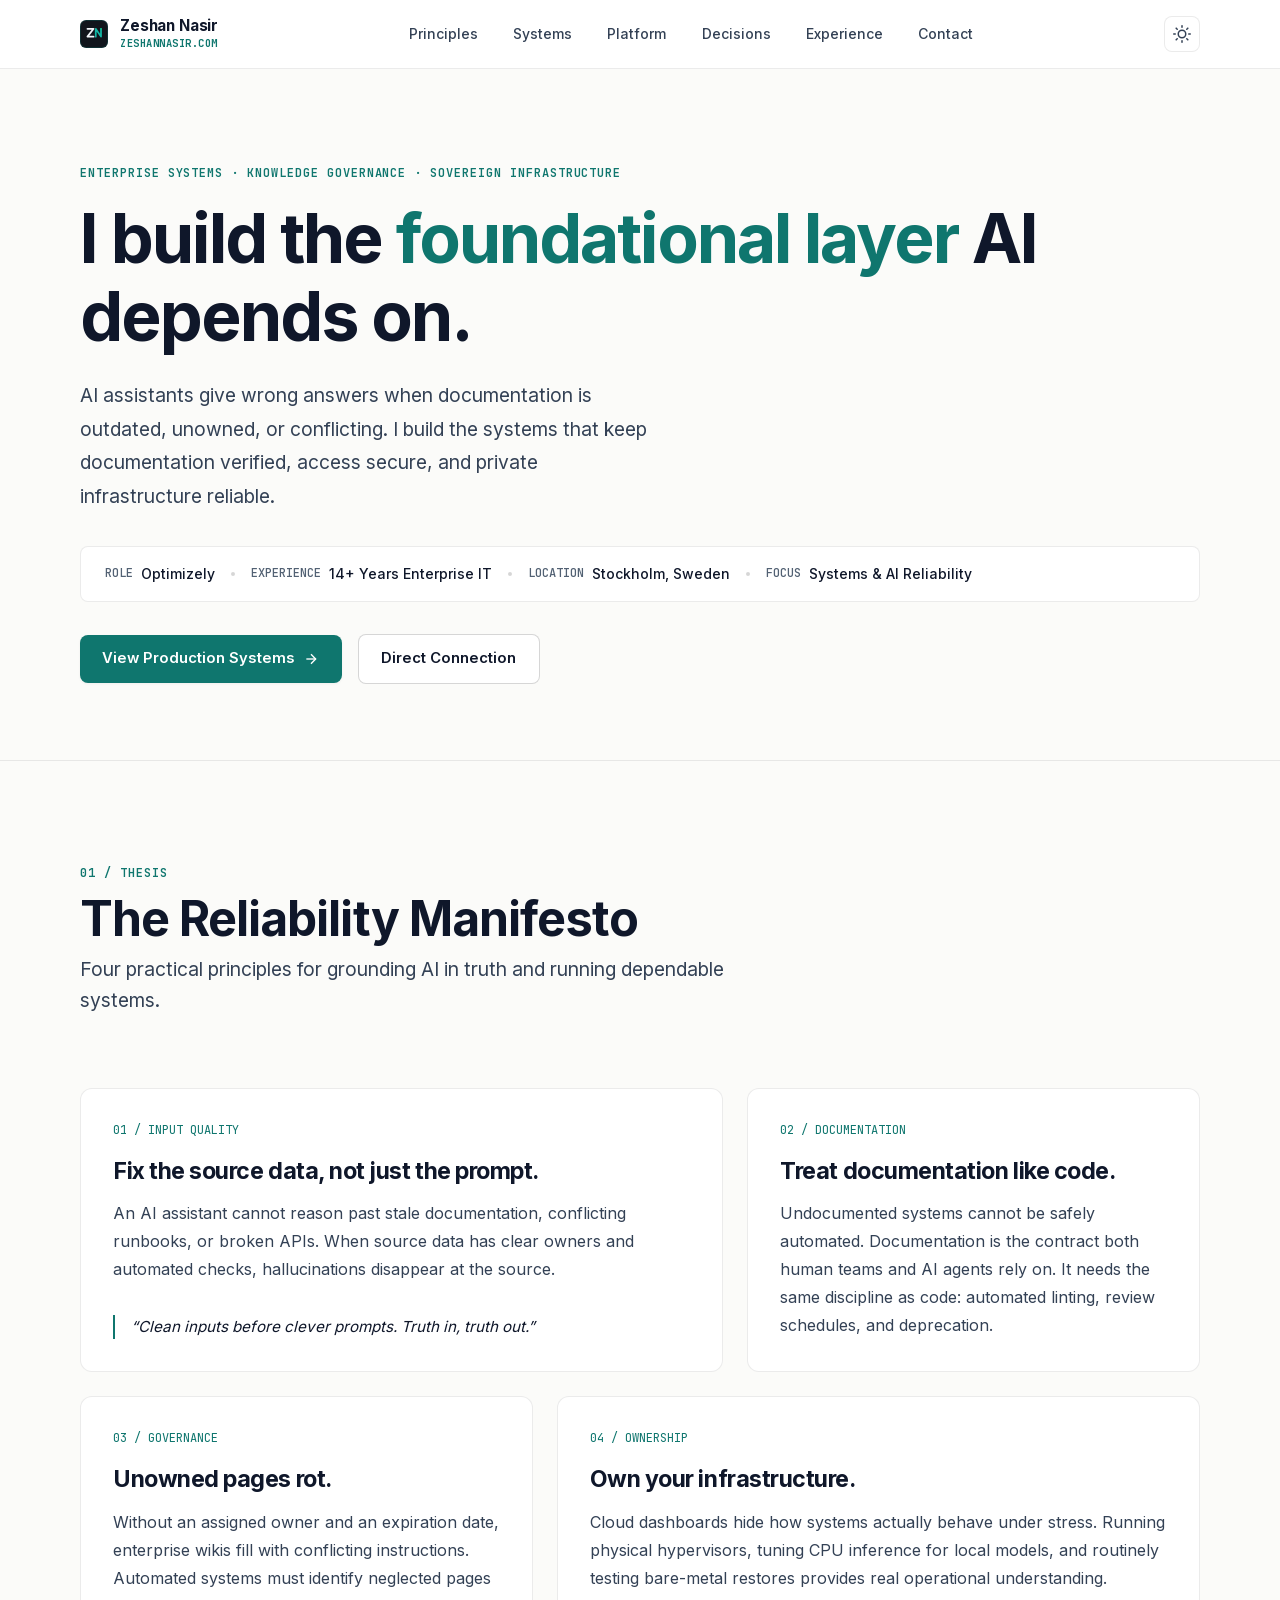
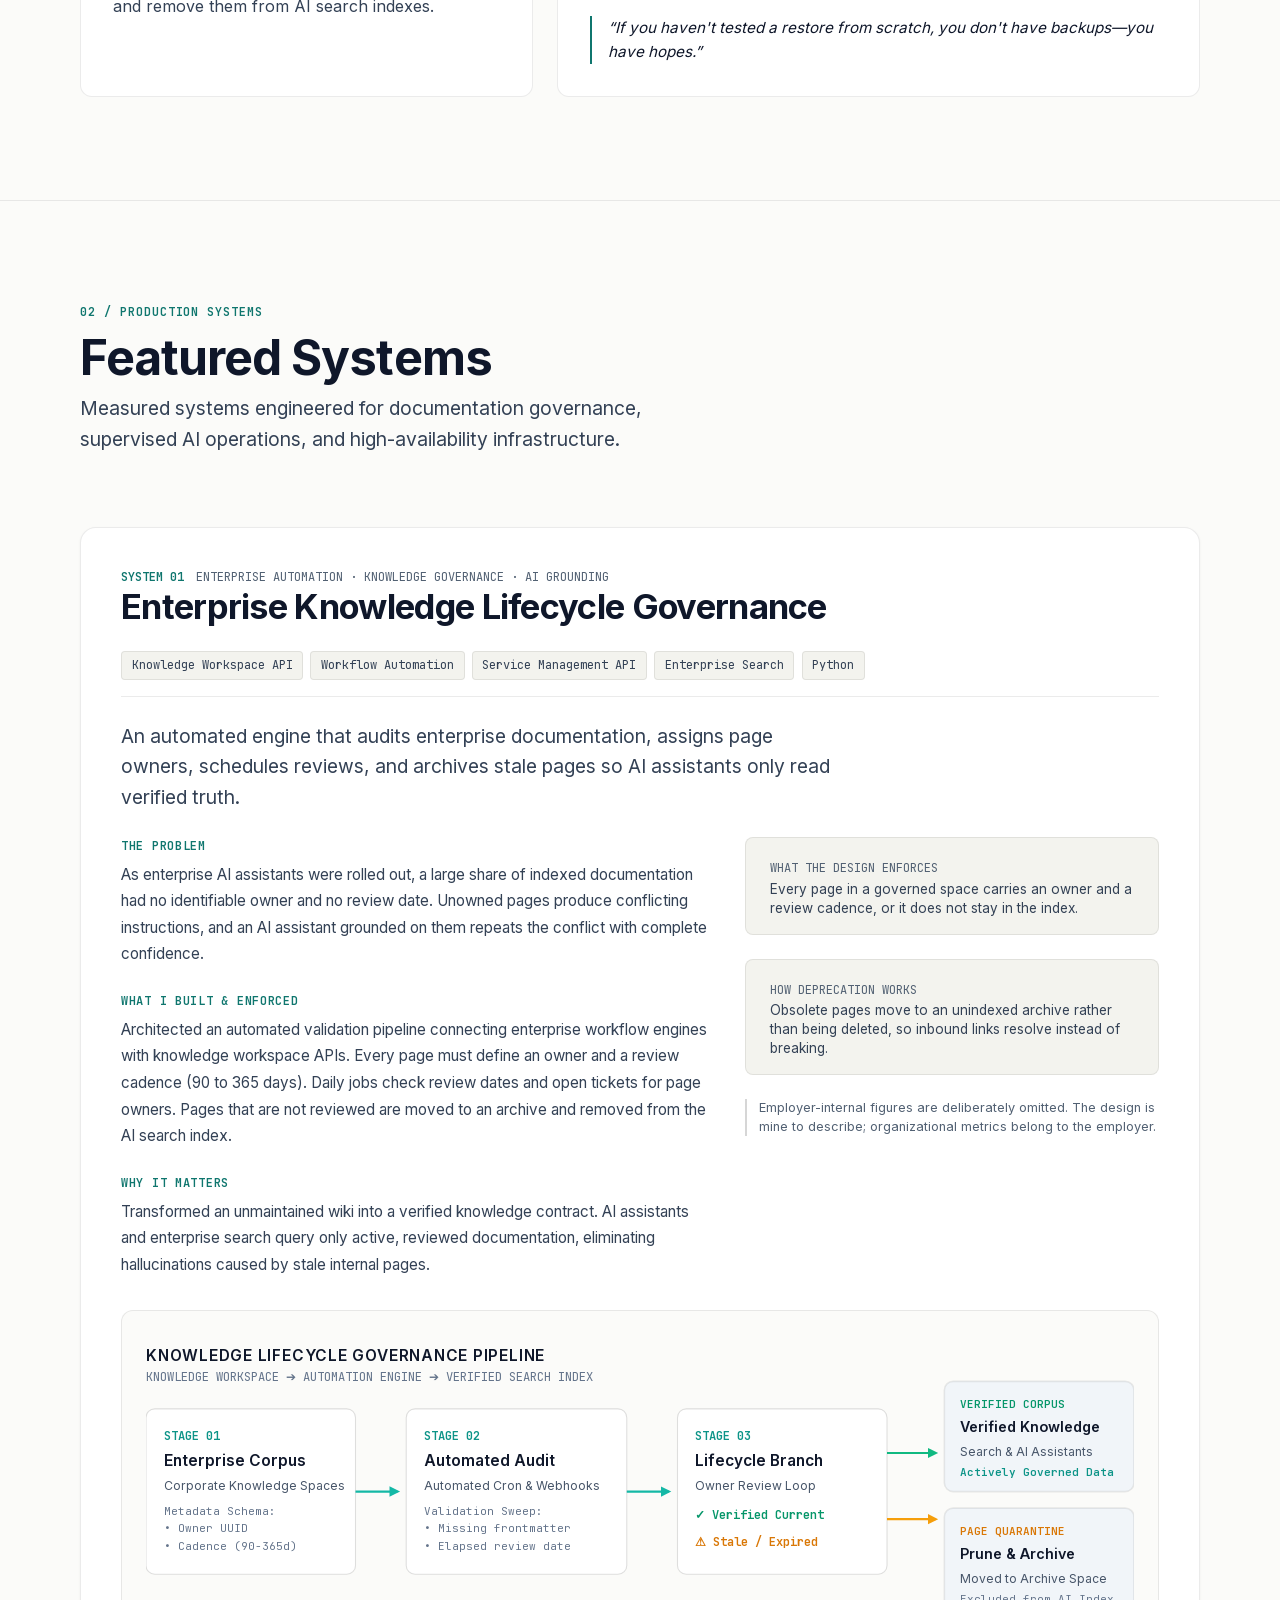
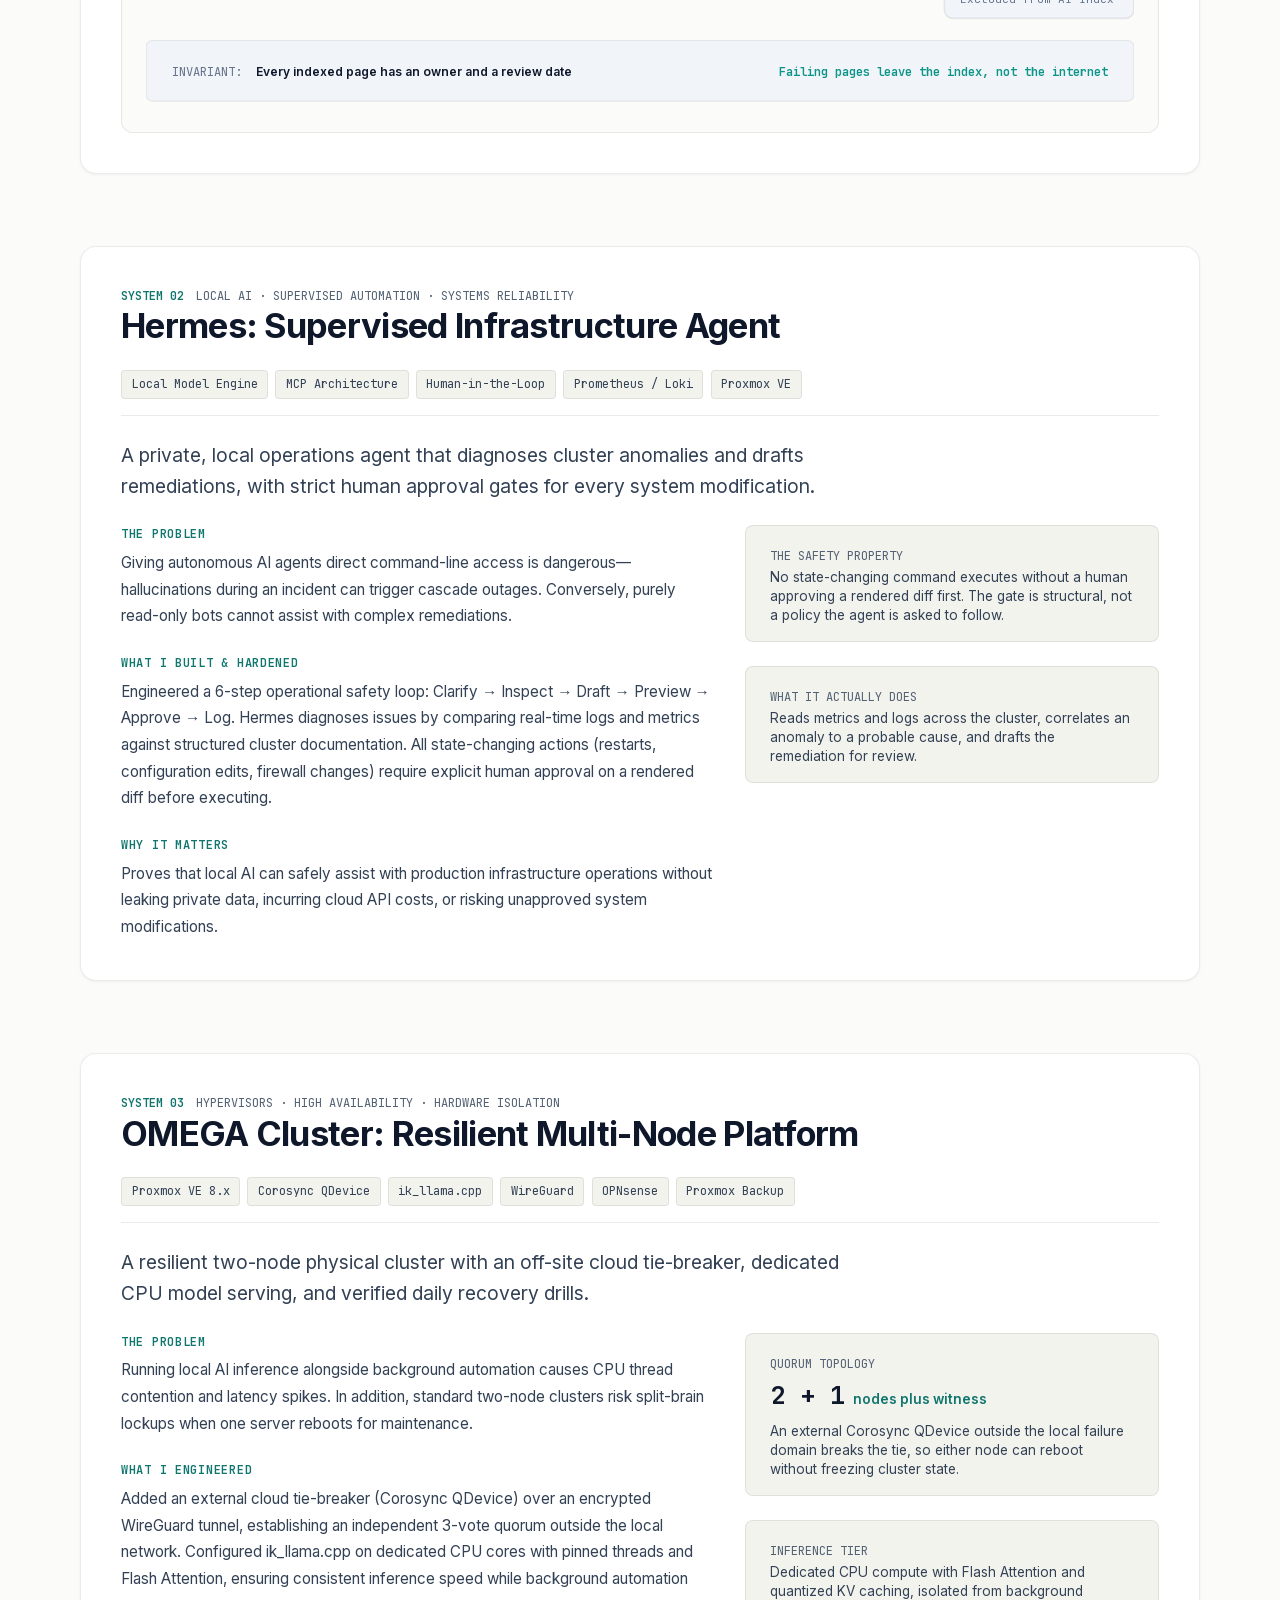
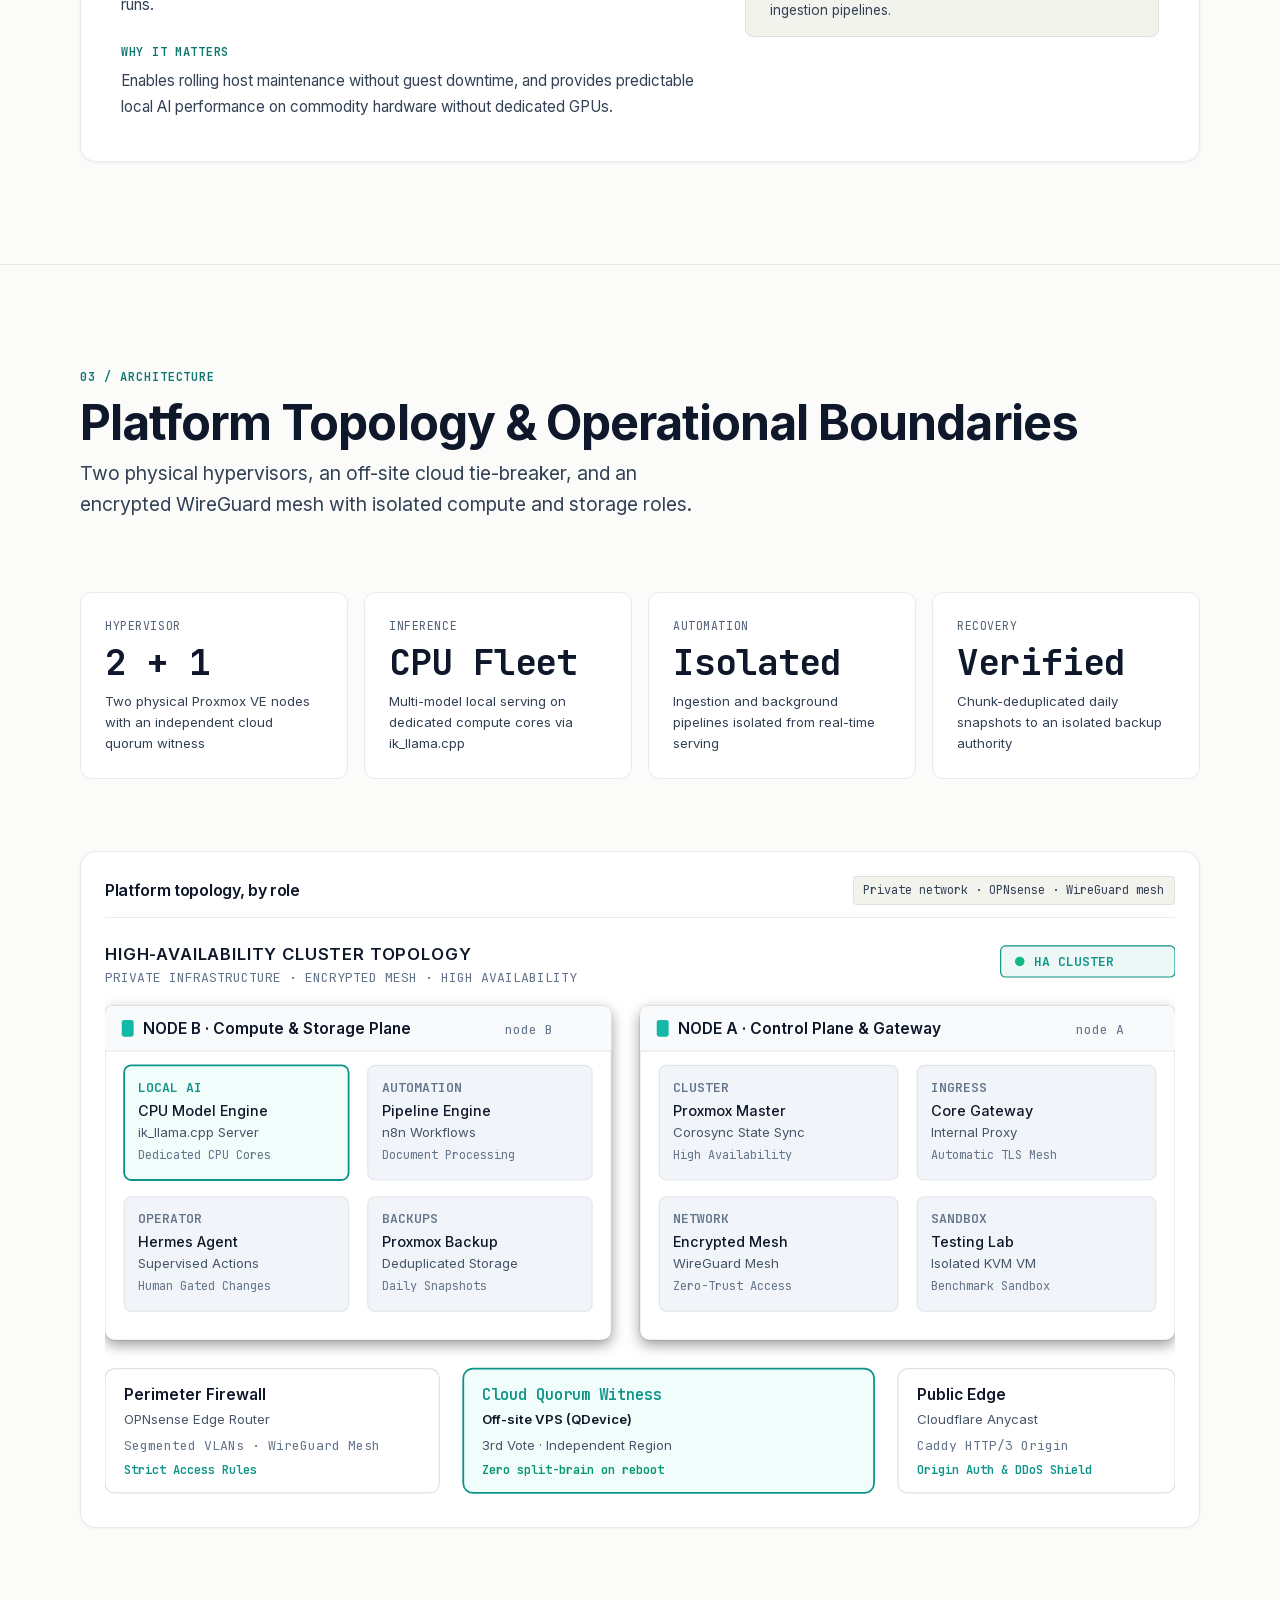
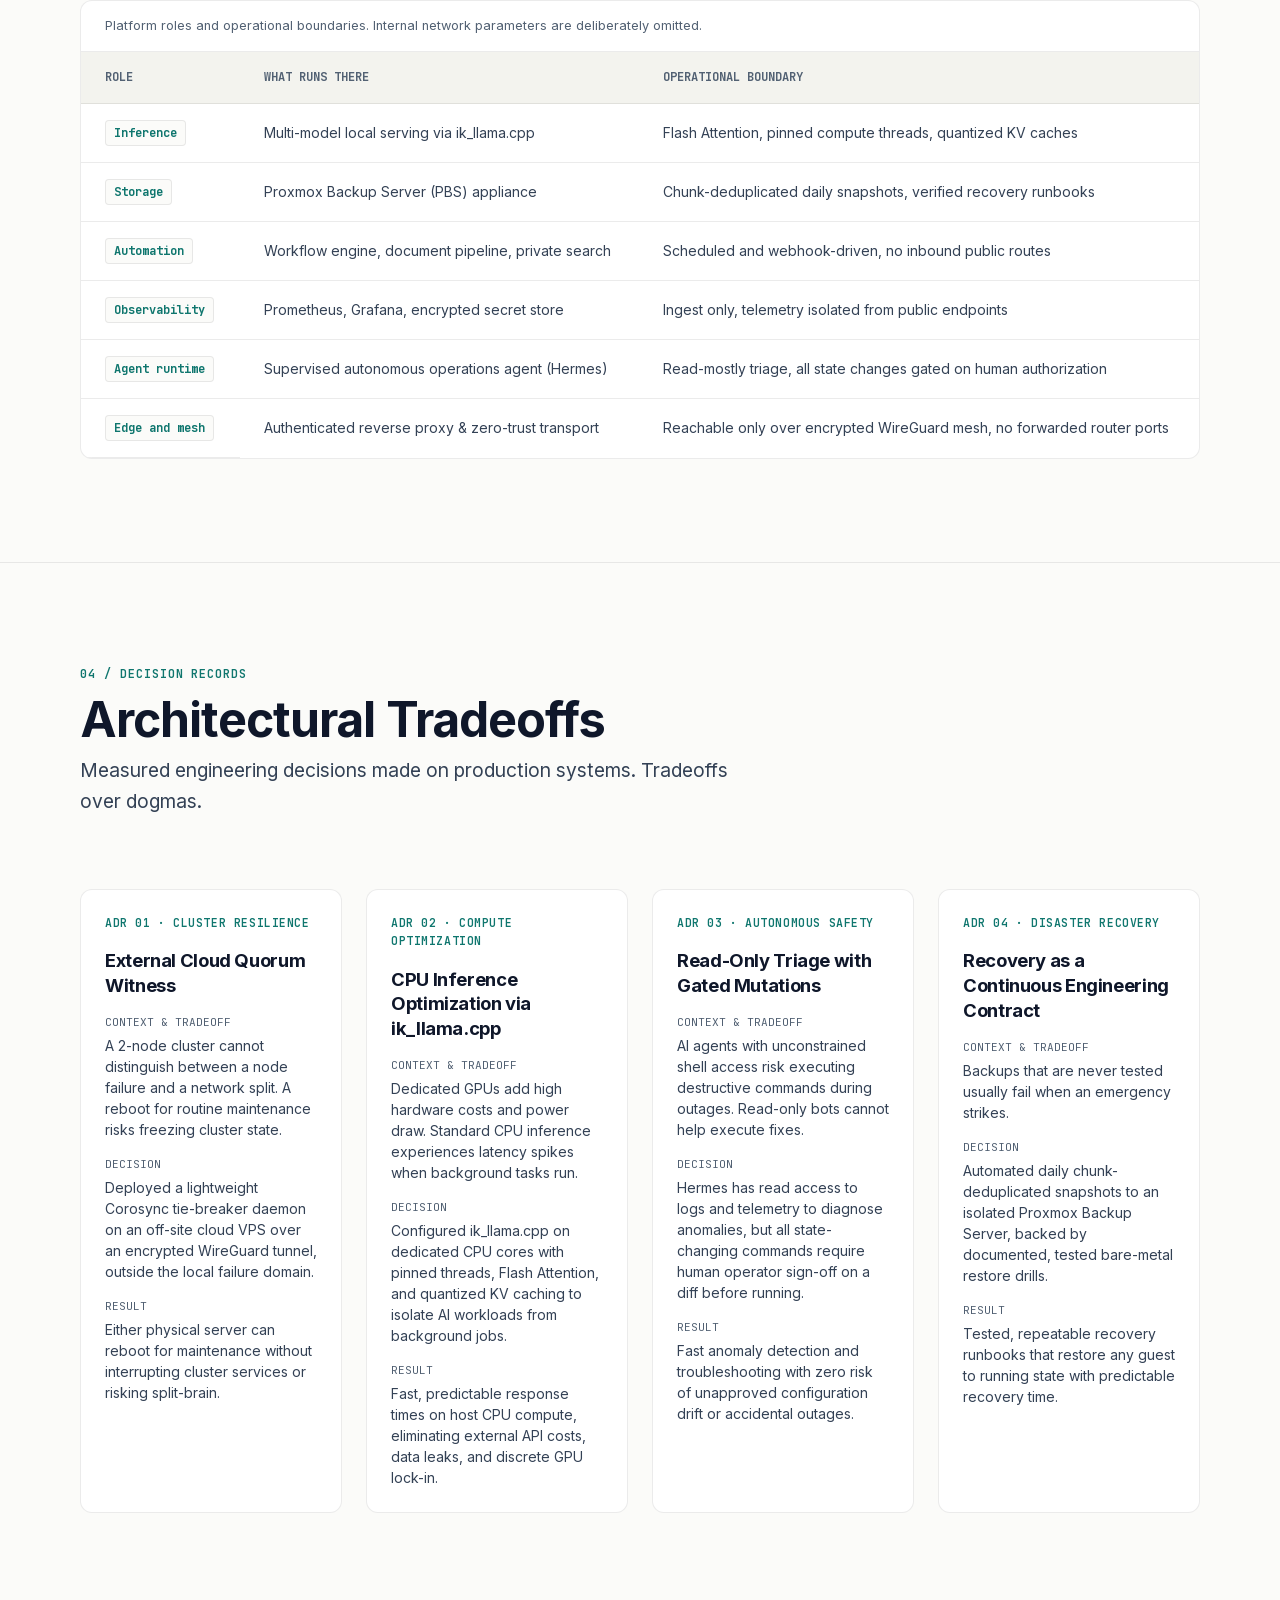
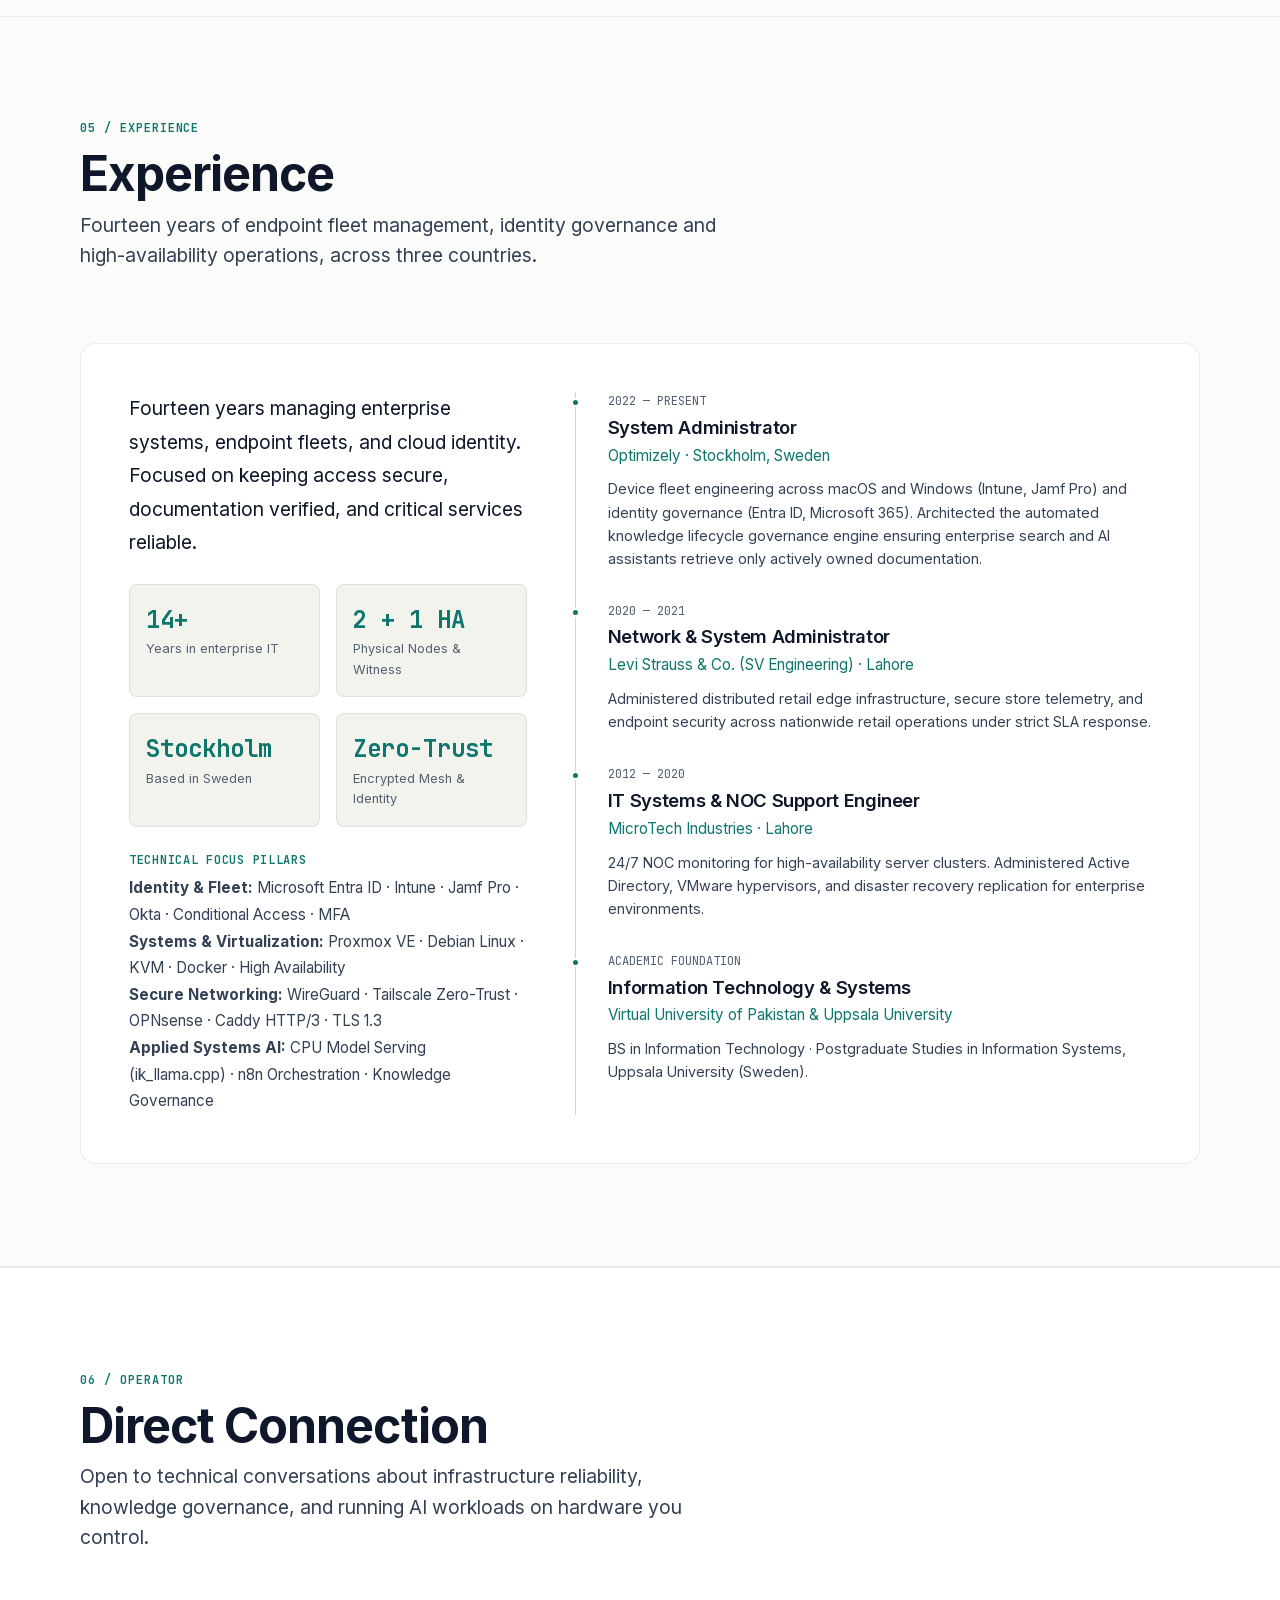
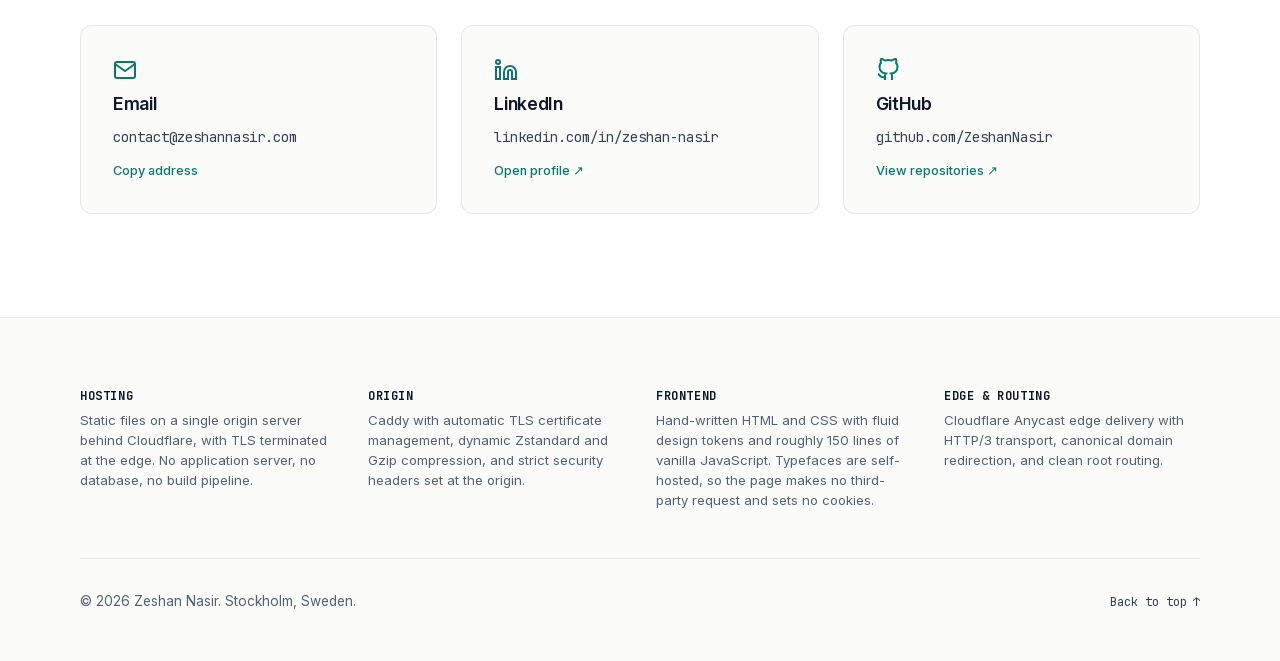
<file: index.html>
<!doctype html>
<html lang="en">
<head>
  <meta charset="utf-8">
  <meta name="viewport" content="width=device-width, initial-scale=1">
  <title>Zeshan Nasir — Infrastructure Reliability &amp; Local AI Systems</title>
  
  <meta name="description" content="I build the reliability layer AI depends on. Enterprise knowledge lifecycle governance, sovereign AI infrastructure, and secure endpoint fleet engineering.">
  <meta name="author" content="Zeshan Nasir">
  <link rel="canonical" href="https://zeshannasir.com/">
  
  <!-- Security & Caching -->
  <meta http-equiv="X-UA-Compatible" content="IE=edge">
  <meta name="theme-color" content="#0b0d11" media="(prefers-color-scheme: dark)">
  <meta name="theme-color" content="#fbfbf9" media="(prefers-color-scheme: light)">

  <!-- Open Graph / Social -->
  <meta property="og:title" content="Zeshan Nasir — Infrastructure Reliability &amp; Local AI Systems">
  <meta property="og:description" content="I build the reliability layer AI depends on. Governed data, reliable automation, and sovereign infrastructure.">
  <meta property="og:type" content="website">
  <meta property="og:url" content="https://zeshannasir.com/">
  <meta property="og:image" content="https://zeshannasir.com/assets/images/og.png">
  <meta property="og:site_name" content="Zeshan Nasir">
  <meta property="og:locale" content="en_US">
  
  <!-- Twitter Card -->
  <meta name="twitter:card" content="summary_large_image">
  <meta name="twitter:title" content="Zeshan Nasir — Infrastructure Reliability &amp; Local AI Systems">
  <meta name="twitter:description" content="I build the reliability layer AI depends on. Governed data, reliable automation, and sovereign infrastructure.">
  <meta name="twitter:image" content="https://zeshannasir.com/assets/images/og.png">

  <!-- Typography: Inter & JetBrains Mono, self-hosted. No third-party request. -->
  <link rel="preload" href="/assets/fonts/inter-var.woff2" as="font" type="font/woff2" crossorigin>
  
  <!-- Favicon -->
  <link rel="icon" type="image/svg+xml" href="/favicon.svg">

  <!-- Stylesheets -->
  <link rel="stylesheet" href="/css/tokens.css">
  <link rel="stylesheet" href="/css/base.css">
  <link rel="stylesheet" href="/css/components.css">

  <!-- Schema.org Verified Person Metadata -->
  <script type="application/ld+json">
  {
    "@context": "https://schema.org",
    "@type": "Person",
    "name": "Zeshan Nasir",
    "jobTitle": "System Administrator",
    "worksFor": {
      "@type": "Organization",
      "name": "Optimizely"
    },
    "url": "https://zeshannasir.com/",
    "sameAs": [
      "https://github.com/ZeshanNasir",
      "https://linkedin.com/in/zeshan-nasir"
    ],
    "description": "System administrator working on infrastructure reliability, enterprise knowledge governance, and self-hosted AI infrastructure."
  }
  </script>
</head>
<body>

  <!-- Accessible Skip Link -->
  <a class="skip-link" href="#main">Skip to main content</a>

  <!-- =========================================================================
       SITE HEADER
       ========================================================================= -->
  <header class="site-header">
    <div class="container site-header__inner">
      <a href="/" class="site-brand" aria-label="Zeshan Nasir">
        <svg class="site-brand__mark" aria-hidden="true" viewBox="0 0 128 128" fill="none" xmlns="http://www.w3.org/2000/svg">
          <rect width="128" height="128" rx="28" fill="#11151c"/>
          <rect x="2" y="2" width="124" height="124" rx="26" stroke="#14b8a6" stroke-width="2" stroke-opacity="0.4"/>
          <path d="M 34 40 L 62 40 L 34 76 L 62 76" stroke="#f1f5f9" stroke-width="8" stroke-linecap="round" stroke-linejoin="round"/>
          <path d="M 72 76 L 72 40 L 96 76 L 96 40" stroke="#14b8a6" stroke-width="8" stroke-linecap="round" stroke-linejoin="round"/>
          <circle cx="96" cy="40" r="4" fill="#10b981"/>
        </svg>
        <div class="site-brand__name">
          <span class="site-brand__title">Zeshan Nasir</span>
          <span class="site-brand__badge">zeshannasir.com</span>
        </div>
      </a>

      <!-- Navigation -->
      <nav class="site-nav" id="site-nav" aria-label="Primary Navigation">
        <a href="#manifesto" class="site-nav__link">Principles</a>
        <a href="#work" class="site-nav__link">Systems</a>
        <a href="#lab" class="site-nav__link">Platform</a>
        <a href="#decisions" class="site-nav__link">Decisions</a>
        <a href="#signal" class="site-nav__link">Experience</a>
        <a href="#contact" class="site-nav__link">Contact</a>
      </nav>

      <!-- Header Controls -->
      <div class="header-actions">
        <button class="theme-toggle" id="theme-toggle" aria-label="Toggle dark/light theme (Shortcut: T)" title="Toggle Theme (T)">
          <svg class="theme-icon-moon" aria-hidden="true" viewBox="0 0 24 24"><path d="M21 12.79A9 9 0 1 1 11.21 3 7 7 0 0 0 21 12.79z"/></svg>
          <svg class="theme-icon-sun" aria-hidden="true" viewBox="0 0 24 24"><circle cx="12" cy="12" r="5"/><line x1="12" y1="1" x2="12" y2="3"/><line x1="12" y1="21" x2="12" y2="23"/><line x1="4.22" y1="4.22" x2="5.64" y2="5.64"/><line x1="18.36" y1="18.36" x2="19.78" y2="19.78"/><line x1="1" y1="12" x2="3" y2="12"/><line x1="21" y1="12" x2="23" y2="12"/><line x1="4.22" y1="19.78" x2="5.64" y2="18.36"/><line x1="18.36" y1="5.64" x2="19.78" y2="4.22"/></svg>
        </button>

        <button class="mobile-toggle" id="mobile-toggle" aria-label="Open Navigation Menu" aria-expanded="false">
          <svg width="24" height="24" aria-hidden="true" viewBox="0 0 24 24" fill="none" stroke="currentColor" stroke-width="2"><line x1="3" y1="12" x2="21" y2="12"/><line x1="3" y1="6" x2="21" y2="6"/><line x1="3" y1="18" x2="21" y2="18"/></svg>
        </button>
      </div>
    </div>
  </header>

  <!-- =========================================================================
       MAIN CONTENT
       ========================================================================= -->
  <main id="main">

    <!-- ═══ 1. HERO SECTION ═══ -->
    <section class="hero-section" id="hero">
      <div class="container">
        <div class="hero-grid">
          <div>
            <div class="hero-eyebrow">
              <span>ENTERPRISE SYSTEMS · KNOWLEDGE GOVERNANCE · SOVEREIGN INFRASTRUCTURE</span>
            </div>
            
            <h1 class="hero-title">
              I build the <span class="highlight">foundational layer</span> AI depends on.
            </h1>

            <p class="hero-lead">
              AI assistants give wrong answers when documentation is outdated, unowned, or conflicting. I build the systems that keep documentation verified, access secure, and private infrastructure reliable.
            </p>

            <div class="proof-strip">
              <div class="proof-item">
                <span class="proof-item__label">ROLE</span>
                <span>Optimizely</span>
              </div>
              <div class="proof-divider" aria-hidden="true"></div>
              <div class="proof-item">
                <span class="proof-item__label">EXPERIENCE</span>
                <span>14+ Years Enterprise IT</span>
              </div>
              <div class="proof-divider" aria-hidden="true"></div>
              <div class="proof-item">
                <span class="proof-item__label">LOCATION</span>
                <span>Stockholm, Sweden</span>
              </div>
              <div class="proof-divider" aria-hidden="true"></div>
              <div class="proof-item">
                <span class="proof-item__label">FOCUS</span>
                <span>Systems &amp; AI Reliability</span>
              </div>
            </div>

            <div class="hero-actions">
              <a href="#work" class="btn btn--primary">
                <span>View Production Systems</span>
                <svg viewBox="0 0 24 24" aria-hidden="true"><line x1="5" y1="12" x2="19" y2="12"/><polyline points="12 5 19 12 12 19"/></svg>
              </a>
              <a href="#contact" class="btn btn--secondary">
                <span>Direct Connection</span>
              </a>
            </div>
          </div>
        </div>
      </div>
    </section>

    <!-- ═══ 2. MANIFESTO / THESIS ═══ -->
    <section class="section" id="manifesto">
      <div class="container">
        <div class="section-header">
          <span class="section-eyebrow">01 / THESIS</span>
          <h2 class="section-title">The Reliability Manifesto</h2>
          <p class="section-subtitle">
            Four practical principles for grounding AI in truth and running dependable systems.
          </p>
        </div>

        <div class="manifesto-grid">
          <!-- Card 1 -->
          <div class="manifesto-card manifesto-card--large">
            <div>
              <span class="manifesto-card__num">01 / INPUT QUALITY</span>
              <h3 class="manifesto-card__title">Fix the source data, not just the prompt.</h3>
              <p class="manifesto-card__body">
                An AI assistant cannot reason past stale documentation, conflicting runbooks, or broken APIs. When source data has clear owners and automated checks, hallucinations disappear at the source.
              </p>
            </div>
            <div class="manifesto-card__quote">
              “Clean inputs before clever prompts. Truth in, truth out.”
            </div>
          </div>

          <!-- Card 2 -->
          <div class="manifesto-card manifesto-card--medium">
            <div>
              <span class="manifesto-card__num">02 / DOCUMENTATION</span>
              <h3 class="manifesto-card__title">Treat documentation like code.</h3>
              <p class="manifesto-card__body">
                Undocumented systems cannot be safely automated. Documentation is the contract both human teams and AI agents rely on. It needs the same discipline as code: automated linting, review schedules, and deprecation.
              </p>
            </div>
          </div>

          <!-- Card 3 -->
          <div class="manifesto-card manifesto-card--medium">
            <div>
              <span class="manifesto-card__num">03 / GOVERNANCE</span>
              <h3 class="manifesto-card__title">Unowned pages rot.</h3>
              <p class="manifesto-card__body">
                Without an assigned owner and an expiration date, enterprise wikis fill with conflicting instructions. Automated systems must identify neglected pages and remove them from AI search indexes.
              </p>
            </div>
          </div>

          <!-- Card 4 -->
          <div class="manifesto-card manifesto-card--large">
            <div>
              <span class="manifesto-card__num">04 / OWNERSHIP</span>
              <h3 class="manifesto-card__title">Own your infrastructure.</h3>
              <p class="manifesto-card__body">
                Cloud dashboards hide how systems actually behave under stress. Running physical hypervisors, tuning CPU inference for local models, and routinely testing bare-metal restores provides real operational understanding.
              </p>
            </div>
            <div class="manifesto-card__quote">
              “If you haven't tested a restore from scratch, you don't have backups—you have hopes.”
            </div>
          </div>
        </div>
      </div>
    </section>

    <!-- ═══ 3. SELECTED SYSTEMS ═══ -->
    <section class="section" id="work">
      <div class="container">
        <div class="section-header">
          <span class="section-eyebrow">02 / PRODUCTION SYSTEMS</span>
          <h2 class="section-title">Featured Systems</h2>
          <p class="section-subtitle">
            Measured systems engineered for documentation governance, supervised AI operations, and high-availability infrastructure.
          </p>
        </div>

        <div class="systems-stack">

          <!-- System 1: Knowledge Governance -->
          <article class="system-card">
            <div class="system-card__top">
              <div>
                <div class="system-card__meta">
                  <span class="system-card__index">SYSTEM 01</span>
                  <span class="system-card__domain">Enterprise Automation · Knowledge Governance · AI Grounding</span>
                </div>
                <h3 class="system-card__title">Enterprise Knowledge Lifecycle Governance</h3>
              </div>
              <div class="tech-tags">
                <span class="tech-tag">Knowledge Workspace API</span>
                <span class="tech-tag">Workflow Automation</span>
                <span class="tech-tag">Service Management API</span>
                <span class="tech-tag">Enterprise Search</span>
                <span class="tech-tag">Python</span>
              </div>
            </div>

            <p class="system-card__tagline">
              An automated engine that audits enterprise documentation, assigns page owners, schedules reviews, and archives stale pages so AI assistants only read verified truth.
            </p>

            <div class="system-grid">
              <div class="system-grid__content">
                <div class="system-block">
                  <span class="system-block__label">The Problem</span>
                  <p class="system-block__text">
                    As enterprise AI assistants were rolled out, a large share of indexed documentation had no identifiable owner and no review date. Unowned pages produce conflicting instructions, and an AI assistant grounded on them repeats the conflict with complete confidence.
                  </p>
                </div>

                <div class="system-block">
                  <span class="system-block__label">What I Built &amp; Enforced</span>
                  <p class="system-block__text">
                    Architected an automated validation pipeline connecting enterprise workflow engines with knowledge workspace APIs. Every page must define an owner and a review cadence (90 to 365 days). Daily jobs check review dates and open tickets for page owners. Pages that are not reviewed are moved to an archive and removed from the AI search index.
                  </p>
                </div>

                <div class="system-block">
                  <span class="system-block__label">Why It Matters</span>
                  <p class="system-block__text">
                    Transformed an unmaintained wiki into a verified knowledge contract. AI assistants and enterprise search query only active, reviewed documentation, eliminating hallucinations caused by stale internal pages.
                  </p>
                </div>
              </div>

              <div class="system-grid__sidebar">
                <div class="metrics-box">
                  <span class="metrics-box__title">What the design enforces</span>
                  <p class="metrics-box__desc">Every page in a governed space carries an owner and a review cadence, or it does not stay in the index.</p>
                </div>

                <div class="metrics-box">
                  <span class="metrics-box__title">How deprecation works</span>
                  <p class="metrics-box__desc">Obsolete pages move to an unindexed archive rather than being deleted, so inbound links resolve instead of breaking.</p>
                </div>

                <p class="metrics-note">Employer-internal figures are deliberately omitted. The design is mine to describe; organizational metrics belong to the employer.</p>
              </div>
            </div>

            <!-- Pipeline Diagram -->
            <div class="system-diagram-wrap" title="Knowledge Lifecycle Architecture">
              <svg role="img" aria-label="Knowledge lifecycle governance pipeline diagram" xmlns="http://www.w3.org/2000/svg" viewBox="32 18 896 338" width="100%" height="100%" fill="none" class="pipeline-diagram">
  <defs>
    <style>
      .pipeline-diagram .bg-card { fill: #11151c; stroke: rgba(255, 255, 255, 0.12); }
      .pipeline-diagram .bg-inner { fill: #0b0d11; stroke: rgba(255, 255, 255, 0.08); }
      .pipeline-diagram .txt-primary { fill: #f1f5f9; font-family: -apple-system, BlinkMacSystemFont, "Inter", "Segoe UI", sans-serif; }
      .pipeline-diagram .txt-secondary { fill: #94a3b8; font-family: -apple-system, BlinkMacSystemFont, "Inter", "Segoe UI", sans-serif; }
      .pipeline-diagram .txt-muted { fill: #8896ab; font-family: "JetBrains Mono", "IBM Plex Mono", monospace; }
      .pipeline-diagram .txt-teal { fill: #14b8a6; font-family: "JetBrains Mono", "IBM Plex Mono", monospace; font-weight: 600; }
      .pipeline-diagram .txt-green { fill: #10b981; font-family: "JetBrains Mono", "IBM Plex Mono", monospace; font-weight: 600; }
      .pipeline-diagram .txt-amber { fill: #f59e0b; font-family: "JetBrains Mono", "IBM Plex Mono", monospace; font-weight: 600; }

      [data-theme="light"] .pipeline-diagram .bg-card { fill: #ffffff; stroke: rgba(0, 0, 0, 0.12); }
      [data-theme="light"] .pipeline-diagram .bg-inner { fill: #f1f5f9; stroke: rgba(0, 0, 0, 0.08); }
      [data-theme="light"] .pipeline-diagram .txt-primary { fill: #0f172a; }
      [data-theme="light"] .pipeline-diagram .txt-secondary { fill: #475569; }
      [data-theme="light"] .pipeline-diagram .txt-muted { fill: #64748b; }
      [data-theme="light"] .pipeline-diagram .txt-teal { fill: #0d9488; }
      [data-theme="light"] .pipeline-diagram .txt-green { fill: #059669; }
      [data-theme="light"] .pipeline-diagram .txt-amber { fill: #d97706; }
    </style>

    <marker id="arrow" viewBox="0 0 10 10" refX="6" refY="5" markerWidth="6" markerHeight="6" orient="auto-start-reverse">
      <path d="M 0 1 L 8 5 L 0 9 z" fill="#14b8a6"/>
    </marker>
    <marker id="arrow-green" viewBox="0 0 10 10" refX="6" refY="5" markerWidth="6" markerHeight="6" orient="auto-start-reverse">
      <path d="M 0 1 L 8 5 L 0 9 z" fill="#10b981"/>
    </marker>
    <marker id="arrow-amber" viewBox="0 0 10 10" refX="6" refY="5" markerWidth="6" markerHeight="6" orient="auto-start-reverse">
      <path d="M 0 1 L 8 5 L 0 9 z" fill="#f59e0b"/>
    </marker>
  </defs>

  <!-- Title -->
  <g transform="translate(32, 28)">
    <text x="0" y="14" class="txt-primary" font-size="14" font-weight="600" letter-spacing="0.05em">KNOWLEDGE LIFECYCLE GOVERNANCE PIPELINE</text>
    <text x="0" y="32" class="txt-muted" font-size="11">KNOWLEDGE WORKSPACE ➔ AUTOMATION ENGINE ➔ VERIFIED SEARCH INDEX</text>
  </g>

  <!-- Step 1: Enterprise Spaces -->
  <g transform="translate(32, 85)">
    <rect width="190" height="150" rx="8" class="bg-card"/>
    <text x="16" y="28" class="txt-teal" font-size="11">STAGE 01</text>
    <text x="16" y="52" class="txt-primary" font-size="14" font-weight="600">Enterprise Corpus</text>
    <text x="16" y="74" class="txt-secondary" font-size="11">Corporate Knowledge Spaces</text>
    <text x="16" y="96" class="txt-muted" font-size="10">Metadata Schema:</text>
    <text x="16" y="112" class="txt-muted" font-size="10">• Owner UUID</text>
    <text x="16" y="128" class="txt-muted" font-size="10">• Cadence (90-365d)</text>
  </g>

  <!-- Flow Line 1 to 2 -->
  <line x1="222" y1="160" x2="260" y2="160" stroke="#14b8a6" stroke-width="2" marker-end="url(#arrow)"/>

  <!-- Step 2: Automated Sweeper -->
  <g transform="translate(268, 85)">
    <rect width="200" height="150" rx="8" class="bg-card"/>
    <text x="16" y="28" class="txt-teal" font-size="11">STAGE 02</text>
    <text x="16" y="52" class="txt-primary" font-size="14" font-weight="600">Automated Audit</text>
    <text x="16" y="74" class="txt-secondary" font-size="11">Automated Cron &amp; Webhooks</text>
    <text x="16" y="96" class="txt-muted" font-size="10">Validation Sweep:</text>
    <text x="16" y="112" class="txt-muted" font-size="10">• Missing frontmatter</text>
    <text x="16" y="128" class="txt-muted" font-size="10">• Elapsed review date</text>
  </g>

  <!-- Flow Line 2 to 3 -->
  <line x1="468" y1="160" x2="506" y2="160" stroke="#14b8a6" stroke-width="2" marker-end="url(#arrow)"/>

  <!-- Step 3: Branch Decision (Verified vs Stale) -->
  <g transform="translate(514, 85)">
    <rect width="190" height="150" rx="8" class="bg-card"/>
    <text x="16" y="28" class="txt-teal" font-size="11">STAGE 03</text>
    <text x="16" y="52" class="txt-primary" font-size="14" font-weight="600">Lifecycle Branch</text>
    <text x="16" y="74" class="txt-secondary" font-size="11">Owner Review Loop</text>
    <text x="16" y="100" class="txt-green" font-size="11">✓ Verified Current</text>
    <text x="16" y="124" class="txt-amber" font-size="11">⚠ Stale / Expired</text>
  </g>

  <!-- Path A: Verified Current -> Verified Search -->
  <path d="M 704 125 L 748 125" stroke="#10b981" stroke-width="2" marker-end="url(#arrow-green)"/>

  <g transform="translate(756, 60)">
    <rect width="172" height="100" rx="8" class="bg-inner" stroke="#10b981" stroke-width="1.5"/>
    <text x="14" y="24" class="txt-green" font-size="10">VERIFIED CORPUS</text>
    <text x="14" y="46" class="txt-primary" font-size="13" font-weight="600">Verified Knowledge</text>
    <text x="14" y="68" class="txt-secondary" font-size="11">Search &amp; AI Assistants</text>
    <text x="14" y="86" class="txt-teal" font-size="10">Actively Governed Data</text>
  </g>

  <!-- Path B: Stale -> Deprecation Pipeline -->
  <path d="M 704 185 L 748 185" stroke="#f59e0b" stroke-width="2" marker-end="url(#arrow-amber)"/>

  <g transform="translate(756, 175)">
    <rect width="172" height="100" rx="8" class="bg-inner" stroke="#f59e0b" stroke-width="1.5"/>
    <text x="14" y="24" class="txt-amber" font-size="10">PAGE QUARANTINE</text>
    <text x="14" y="46" class="txt-primary" font-size="13" font-weight="600">Prune &amp; Archive</text>
    <text x="14" y="68" class="txt-secondary" font-size="11">Moved to Archive Space</text>
    <text x="14" y="86" class="txt-muted" font-size="10">Excluded from AI Index</text>
  </g>

  <!-- Bottom Metric Banner -->
  <g transform="translate(32, 295)">
    <rect width="896" height="55" rx="6" class="bg-inner"/>
    <text x="24" y="32" class="txt-muted" font-size="11">INVARIANT:</text>
    <text x="100" y="32" class="txt-primary" font-size="11" font-weight="600">Every indexed page has an owner and a review date</text>
    <text x="872" y="32" text-anchor="end" class="txt-teal" font-size="11" font-weight="600">Failing pages leave the index, not the internet</text>
  </g>
</svg>
            </div>
          </article>

          <!-- System 2: Hermes Agent -->
          <article class="system-card">
            <div class="system-card__top">
              <div>
                <div class="system-card__meta">
                  <span class="system-card__index">SYSTEM 02</span>
                  <span class="system-card__domain">Local AI · Supervised Automation · Systems Reliability</span>
                </div>
                <h3 class="system-card__title">Hermes: Supervised Infrastructure Agent</h3>
              </div>
              <div class="tech-tags">
                <span class="tech-tag">Local Model Engine</span>
                <span class="tech-tag">MCP Architecture</span>
                <span class="tech-tag">Human-in-the-Loop</span>
                <span class="tech-tag">Prometheus / Loki</span>
                <span class="tech-tag">Proxmox VE</span>
              </div>
            </div>

            <p class="system-card__tagline">
              A private, local operations agent that diagnoses cluster anomalies and drafts remediations, with strict human approval gates for every system modification.
            </p>

            <div class="system-grid">
              <div class="system-grid__content">
                <div class="system-block">
                  <span class="system-block__label">The Problem</span>
                  <p class="system-block__text">
                    Giving autonomous AI agents direct command-line access is dangerous—hallucinations during an incident can trigger cascade outages. Conversely, purely read-only bots cannot assist with complex remediations.
                  </p>
                </div>

                <div class="system-block">
                  <span class="system-block__label">What I Built &amp; Hardened</span>
                  <p class="system-block__text">
                    Engineered a 6-step operational safety loop: Clarify → Inspect → Draft → Preview → Approve → Log. Hermes diagnoses issues by comparing real-time logs and metrics against structured cluster documentation. All state-changing actions (restarts, configuration edits, firewall changes) require explicit human approval on a rendered diff before executing.
                  </p>
                </div>

                <div class="system-block">
                  <span class="system-block__label">Why It Matters</span>
                  <p class="system-block__text">
                    Proves that local AI can safely assist with production infrastructure operations without leaking private data, incurring cloud API costs, or risking unapproved system modifications.
                  </p>
                </div>
              </div>

              <div class="system-grid__sidebar">
                <div class="metrics-box">
                  <span class="metrics-box__title">The safety property</span>
                  <p class="metrics-box__desc">No state-changing command executes without a human approving a rendered diff first. The gate is structural, not a policy the agent is asked to follow.</p>
                </div>

                <div class="metrics-box">
                  <span class="metrics-box__title">What it actually does</span>
                  <p class="metrics-box__desc">Reads metrics and logs across the cluster, correlates an anomaly to a probable cause, and drafts the remediation for review.</p>
                </div>
              </div>
            </div>
          </article>

          <!-- System 3: Omega Cluster -->
          <article class="system-card">
            <div class="system-card__top">
              <div>
                <div class="system-card__meta">
                  <span class="system-card__index">SYSTEM 03</span>
                  <span class="system-card__domain">Hypervisors · High Availability · Hardware Isolation</span>
                </div>
                <h3 class="system-card__title">OMEGA Cluster: Resilient Multi-Node Platform</h3>
              </div>
              <div class="tech-tags">
                <span class="tech-tag">Proxmox VE 8.x</span>
                <span class="tech-tag">Corosync QDevice</span>
                <span class="tech-tag">ik_llama.cpp</span>
                <span class="tech-tag">WireGuard</span>
                <span class="tech-tag">OPNsense</span>
                <span class="tech-tag">Proxmox Backup</span>
              </div>
            </div>

            <p class="system-card__tagline">
              A resilient two-node physical cluster with an off-site cloud tie-breaker, dedicated CPU model serving, and verified daily recovery drills.
            </p>

            <div class="system-grid">
              <div class="system-grid__content">
                <div class="system-block">
                  <span class="system-block__label">The Problem</span>
                  <p class="system-block__text">
                    Running local AI inference alongside background automation causes CPU thread contention and latency spikes. In addition, standard two-node clusters risk split-brain lockups when one server reboots for maintenance.
                  </p>
                </div>

                <div class="system-block">
                  <span class="system-block__label">What I Engineered</span>
                  <p class="system-block__text">
                    Added an external cloud tie-breaker (Corosync QDevice) over an encrypted WireGuard tunnel, establishing an independent 3-vote quorum outside the local network. Configured ik_llama.cpp on dedicated CPU cores with pinned threads and Flash Attention, ensuring consistent inference speed while background automation runs.
                  </p>
                </div>

                <div class="system-block">
                  <span class="system-block__label">Why It Matters</span>
                  <p class="system-block__text">
                    Enables rolling host maintenance without guest downtime, and provides predictable local AI performance on commodity hardware without dedicated GPUs.
                  </p>
                </div>
              </div>

              <div class="system-grid__sidebar">
                <div class="metrics-box">
                  <span class="metrics-box__title">Quorum topology</span>
                  <div class="metrics-box__stat">
                    <span class="metrics-box__val">2 + 1</span>
                    <span class="metrics-box__unit">nodes plus witness</span>
                  </div>
                  <p class="metrics-box__desc">An external Corosync QDevice outside the local failure domain breaks the tie, so either node can reboot without freezing cluster state.</p>
                </div>

                <div class="metrics-box">
                  <span class="metrics-box__title">Inference tier</span>
                  <p class="metrics-box__desc">Dedicated CPU compute with Flash Attention and quantized KV caching, isolated from background ingestion pipelines.</p>
                </div>
              </div>
            </div>
          </article>

        </div>
      </div>
    </section>

    <!-- ═══ 4. RELIABILITY LAB & TOPOLOGY ═══ -->
    <section class="section" id="lab">
      <div class="container">
        <div class="section-header">
          <span class="section-eyebrow">03 / ARCHITECTURE</span>
          <h2 class="section-title">Platform Topology &amp; Operational Boundaries</h2>
          <p class="section-subtitle">
            Two physical hypervisors, an off-site cloud tie-breaker, and an encrypted WireGuard mesh with isolated compute and storage roles.
          </p>
        </div>

        <!-- Telemetry Cards -->
        <div class="lab-telemetry-grid">
          <div class="telemetry-card">
            <div class="telemetry-card__header">
              <span class="telemetry-card__label">Hypervisor</span>
            </div>
            <div class="telemetry-card__val">2 + 1</div>
            <p class="telemetry-card__desc">Two physical Proxmox VE nodes with an independent cloud quorum witness</p>
          </div>

          <div class="telemetry-card">
            <div class="telemetry-card__header">
              <span class="telemetry-card__label">Inference</span>
            </div>
            <div class="telemetry-card__val">CPU Fleet</div>
            <p class="telemetry-card__desc">Multi-model local serving on dedicated compute cores via ik_llama.cpp</p>
          </div>

          <div class="telemetry-card">
            <div class="telemetry-card__header">
              <span class="telemetry-card__label">Automation</span>
            </div>
            <div class="telemetry-card__val">Isolated</div>
            <p class="telemetry-card__desc">Ingestion and background pipelines isolated from real-time serving</p>
          </div>

          <div class="telemetry-card">
            <div class="telemetry-card__header">
              <span class="telemetry-card__label">Recovery</span>
            </div>
            <div class="telemetry-card__val">Verified</div>
            <p class="telemetry-card__desc">Chunk-deduplicated daily snapshots to an isolated backup authority</p>
          </div>
        </div>

        <!-- Topology Diagram -->
        <div class="cluster-visual-container">
          <div class="cluster-visual-header">
            <h3 class="cluster-visual-title">Platform topology, by role</h3>
            <span class="tech-tag">Private network · OPNsense · WireGuard mesh</span>
          </div>
          <svg role="img" aria-label="Platform topology by role diagram" xmlns="http://www.w3.org/2000/svg" viewBox="32 20 896 476" width="100%" height="100%" fill="none" class="cluster-diagram">
  <defs>
    <style>
      .cluster-diagram .bg-card { fill: #11151c; stroke: rgba(255, 255, 255, 0.12); }
      .cluster-diagram .bg-header { fill: #171d26; }
      .cluster-diagram .bg-inner { fill: #0b0d11; stroke: rgba(255, 255, 255, 0.08); }
      .cluster-diagram .bg-highlight { fill: #0b0d11; stroke: #14b8a6; }
      .cluster-diagram .txt-primary { fill: #f1f5f9; font-family: -apple-system, BlinkMacSystemFont, "Inter", "Segoe UI", sans-serif; }
      .cluster-diagram .txt-secondary { fill: #94a3b8; font-family: -apple-system, BlinkMacSystemFont, "Inter", "Segoe UI", sans-serif; }
      .cluster-diagram .txt-muted { fill: #8896ab; font-family: "JetBrains Mono", "IBM Plex Mono", monospace; }
      .cluster-diagram .txt-teal { fill: #14b8a6; font-family: "JetBrains Mono", "IBM Plex Mono", monospace; font-weight: 600; }
      .cluster-diagram .txt-green { fill: #10b981; font-family: "JetBrains Mono", "IBM Plex Mono", monospace; font-weight: 600; }
      .cluster-diagram .badge-bg { fill: rgba(20, 184, 166, 0.12); stroke: #14b8a6; }
      .cluster-diagram .line-divider { stroke: rgba(255, 255, 255, 0.08); }

      [data-theme="light"] .cluster-diagram .bg-card { fill: #ffffff; stroke: rgba(0, 0, 0, 0.12); }
      [data-theme="light"] .cluster-diagram .bg-header { fill: #f8fafc; }
      [data-theme="light"] .cluster-diagram .bg-inner { fill: #f1f5f9; stroke: rgba(0, 0, 0, 0.08); }
      [data-theme="light"] .cluster-diagram .bg-highlight { fill: #f0fdfa; stroke: #0d9488; }
      [data-theme="light"] .cluster-diagram .txt-primary { fill: #0f172a; }
      [data-theme="light"] .cluster-diagram .txt-secondary { fill: #475569; }
      [data-theme="light"] .cluster-diagram .txt-muted { fill: #64748b; }
      [data-theme="light"] .cluster-diagram .txt-teal { fill: #0d9488; }
      [data-theme="light"] .cluster-diagram .txt-green { fill: #059669; }
      [data-theme="light"] .cluster-diagram .badge-bg { fill: rgba(13, 148, 136, 0.08); stroke: #0d9488; }
      [data-theme="light"] .cluster-diagram .line-divider { stroke: rgba(0, 0, 0, 0.08); }
    </style>

    <filter id="box-shadow" x="-3%" y="-3%" width="106%" height="110%">
      <feDropShadow dx="0" dy="4" stdDeviation="6" flood-color="#000000" flood-opacity="0.4"/>
    </filter>
  </defs>

  <!-- Top Ribbon / Network Legend -->
  <g transform="translate(32, 28)">
    <text x="0" y="14" class="txt-primary" font-size="14" font-weight="600" letter-spacing="0.05em">HIGH-AVAILABILITY CLUSTER TOPOLOGY</text>
    <text x="0" y="32" class="txt-muted" font-size="11">PRIVATE INFRASTRUCTURE · ENCRYPTED MESH · HIGH AVAILABILITY</text>
    <rect x="750" y="2" width="146" height="26" rx="4" class="badge-bg" stroke-width="1"/>
    <circle cx="766" cy="15" r="4" fill="#10b981"/>
    <text x="778" y="19" class="txt-teal" font-size="11">HA CLUSTER</text>
  </g>

  <!-- Node B: AI Workhorse Hypervisor -->
  <g transform="translate(32, 80)">
    <rect width="424" height="280" rx="8" class="bg-card" stroke-width="1" filter="url(#box-shadow)"/>
    
    <!-- Node Header -->
    <path d="M 0 8 Q 0 0 8 0 L 416 0 Q 424 0 424 8 L 424 38 L 0 38 Z" class="bg-header"/>
    <rect x="14" y="12" width="10" height="14" rx="2" fill="#14b8a6"/>
    <text x="32" y="24" class="txt-primary" font-size="13" font-weight="600">NODE B · Compute &amp; Storage Plane</text>
    <text x="335" y="24" class="txt-muted" font-size="11">node B</text>
    <line x1="0" y1="38" x2="424" y2="38" class="line-divider"/>

    <!-- Containers inside NODE B -->
    <!-- inference -->
    <g transform="translate(16, 50)">
      <rect width="188" height="96" rx="6" class="bg-highlight" stroke-width="1.5"/>
      <text x="12" y="22" class="txt-teal" font-size="11">LOCAL AI</text>
      <text x="12" y="42" class="txt-primary" font-size="12" font-weight="500">CPU Model Engine</text>
      <text x="12" y="60" class="txt-secondary" font-size="11">ik_llama.cpp Server</text>
      <text x="12" y="78" class="txt-muted" font-size="10">Dedicated CPU Cores</text>
    </g>

    <!-- ingestion and search -->
    <g transform="translate(220, 50)">
      <rect width="188" height="96" rx="6" class="bg-inner"/>
      <text x="12" y="22" class="txt-muted" font-size="11" font-weight="600">AUTOMATION</text>
      <text x="12" y="42" class="txt-primary" font-size="12" font-weight="500">Pipeline Engine</text>
      <text x="12" y="60" class="txt-secondary" font-size="11">n8n Workflows</text>
      <text x="12" y="78" class="txt-muted" font-size="10">Document Processing</text>
    </g>

    <!-- agent runtime -->
    <g transform="translate(16, 160)">
      <rect width="188" height="96" rx="6" class="bg-inner"/>
      <text x="12" y="22" class="txt-muted" font-size="11" font-weight="600">OPERATOR</text>
      <text x="12" y="42" class="txt-primary" font-size="12" font-weight="500">Hermes Agent</text>
      <text x="12" y="60" class="txt-secondary" font-size="11">Supervised Actions</text>
      <text x="12" y="78" class="txt-muted" font-size="10">Human Gated Changes</text>
    </g>

    <!-- backup and storage authority -->
    <g transform="translate(220, 160)">
      <rect width="188" height="96" rx="6" class="bg-inner"/>
      <text x="12" y="22" class="txt-muted" font-size="11" font-weight="600">BACKUPS</text>
      <text x="12" y="42" class="txt-primary" font-size="12" font-weight="500">Proxmox Backup</text>
      <text x="12" y="60" class="txt-secondary" font-size="11">Deduplicated Storage</text>
      <text x="12" y="78" class="txt-muted" font-size="10">Daily Snapshots</text>
    </g>
  </g>

  <!-- Node A: Proxmox Master & Control Plane -->
  <g transform="translate(480, 80)">
    <rect width="448" height="280" rx="8" class="bg-card" stroke-width="1" filter="url(#box-shadow)"/>
    
    <!-- Node Header -->
    <path d="M 0 8 Q 0 0 8 0 L 440 0 Q 448 0 448 8 L 448 38 L 0 38 Z" class="bg-header"/>
    <rect x="14" y="12" width="10" height="14" rx="2" fill="#14b8a6"/>
    <text x="32" y="24" class="txt-primary" font-size="13" font-weight="600">NODE A · Control Plane &amp; Gateway</text>
    <text x="365" y="24" class="txt-muted" font-size="11">node A</text>
    <line x1="0" y1="38" x2="448" y2="38" class="line-divider"/>

    <!-- Containers inside NODE A -->
    <!-- cluster master -->
    <g transform="translate(16, 50)">
      <rect width="200" height="96" rx="6" class="bg-inner"/>
      <text x="12" y="22" class="txt-muted" font-size="11" font-weight="600">CLUSTER</text>
      <text x="12" y="42" class="txt-primary" font-size="12" font-weight="500">Proxmox Master</text>
      <text x="12" y="60" class="txt-secondary" font-size="11">Corosync State Sync</text>
      <text x="12" y="78" class="txt-muted" font-size="10">High Availability</text>
    </g>

    <!-- ingress and mesh -->
    <g transform="translate(232, 50)">
      <rect width="200" height="96" rx="6" class="bg-inner"/>
      <text x="12" y="22" class="txt-muted" font-size="11" font-weight="600">INGRESS</text>
      <text x="12" y="42" class="txt-primary" font-size="12" font-weight="500">Core Gateway</text>
      <text x="12" y="60" class="txt-secondary" font-size="11">Internal Proxy</text>
      <text x="12" y="78" class="txt-muted" font-size="10">Automatic TLS Mesh</text>
    </g>

    <!-- zero trust fabric -->
    <g transform="translate(16, 160)">
      <rect width="200" height="96" rx="6" class="bg-inner"/>
      <text x="12" y="22" class="txt-muted" font-size="11" font-weight="600">NETWORK</text>
      <text x="12" y="42" class="txt-primary" font-size="12" font-weight="500">Encrypted Mesh</text>
      <text x="12" y="60" class="txt-secondary" font-size="11">WireGuard Mesh</text>
      <text x="12" y="78" class="txt-muted" font-size="10">Zero-Trust Access</text>
    </g>

    <!-- engineering execution sandbox -->
    <g transform="translate(232, 160)">
      <rect width="200" height="96" rx="6" class="bg-inner"/>
      <text x="12" y="22" class="txt-muted" font-size="11" font-weight="600">SANDBOX</text>
      <text x="12" y="42" class="txt-primary" font-size="12" font-weight="500">Testing Lab</text>
      <text x="12" y="60" class="txt-secondary" font-size="11">Isolated KVM VM</text>
      <text x="12" y="78" class="txt-muted" font-size="10">Benchmark Sandbox</text>
    </g>
  </g>

  <!-- External Tie-Breaker (Corosync QDevice) & Gateway -->
  <g transform="translate(32, 384)">
    <!-- OPNsense Gateway -->
    <rect x="0" y="0" width="280" height="104" rx="8" class="bg-card"/>
    <text x="16" y="26" class="txt-primary" font-size="13" font-weight="600">Perimeter Firewall</text>
    <text x="16" y="46" class="txt-secondary" font-size="11">OPNsense Edge Router</text>
    <text x="16" y="68" class="txt-muted" font-size="11">Segmented VLANs · WireGuard Mesh</text>
    <text x="16" y="88" class="txt-teal" font-size="10">Strict Access Rules</text>

    <!-- Corosync External Quorum Witness (VPS) -->
    <rect x="300" y="0" width="344" height="104" rx="8" class="bg-highlight" stroke-width="1.5"/>
    <text x="316" y="26" class="txt-teal" font-size="13">Cloud Quorum Witness</text>
    <text x="316" y="46" class="txt-primary" font-size="11" font-weight="600">Off-site VPS (QDevice)</text>
    <text x="316" y="68" class="txt-secondary" font-size="11">3rd Vote · Independent Region</text>
    <text x="316" y="88" class="txt-green" font-size="10">Zero split-brain on reboot</text>

    <!-- Cloudflare Edge Box -->
    <rect x="664" y="0" width="232" height="104" rx="8" class="bg-card"/>
    <text x="680" y="26" class="txt-primary" font-size="13" font-weight="600">Public Edge</text>
    <text x="680" y="46" class="txt-secondary" font-size="11">Cloudflare Anycast</text>
    <text x="680" y="68" class="txt-muted" font-size="11">Caddy HTTP/3 Origin</text>
    <text x="680" y="88" class="txt-teal" font-size="10">Origin Auth &amp; DDoS Shield</text>
  </g>
</svg>
        </div>

        <!-- Services Table -->
        <div class="services-table-wrap">
          <table class="services-table">
            <caption>Platform roles and operational boundaries. Internal network parameters are deliberately omitted.</caption>
            <thead>
              <tr>
                <th scope="col">Role</th>
                <th scope="col">What runs there</th>
                <th scope="col">Operational boundary</th>
              </tr>
            </thead>
            <tbody>
              <tr>
                <th scope="row"><span class="service-badge">Inference</span></th>
                <td>Multi-model local serving via ik_llama.cpp</td>
                <td>Flash Attention, pinned compute threads, quantized KV caches</td>
              </tr>
              <tr>
                <th scope="row"><span class="service-badge">Storage</span></th>
                <td>Proxmox Backup Server (PBS) appliance</td>
                <td>Chunk-deduplicated daily snapshots, verified recovery runbooks</td>
              </tr>
              <tr>
                <th scope="row"><span class="service-badge">Automation</span></th>
                <td>Workflow engine, document pipeline, private search</td>
                <td>Scheduled and webhook-driven, no inbound public routes</td>
              </tr>
              <tr>
                <th scope="row"><span class="service-badge">Observability</span></th>
                <td>Prometheus, Grafana, encrypted secret store</td>
                <td>Ingest only, telemetry isolated from public endpoints</td>
              </tr>
              <tr>
                <th scope="row"><span class="service-badge">Agent runtime</span></th>
                <td>Supervised autonomous operations agent (Hermes)</td>
                <td>Read-mostly triage, all state changes gated on human authorization</td>
              </tr>
              <tr>
                <th scope="row"><span class="service-badge">Edge and mesh</span></th>
                <td>Authenticated reverse proxy &amp; zero-trust transport</td>
                <td>Reachable only over encrypted WireGuard mesh, no forwarded router ports</td>
              </tr>
            </tbody>
          </table>
        </div>
      </div>
    </section>

    <!-- ═══ 5. ARCHITECTURAL DECISIONS ═══ -->
    <section class="section" id="decisions">
      <div class="container">
        <div class="section-header">
          <span class="section-eyebrow">04 / DECISION RECORDS</span>
          <h2 class="section-title">Architectural Tradeoffs</h2>
          <p class="section-subtitle">
            Measured engineering decisions made on production systems. Tradeoffs over dogmas.
          </p>
        </div>

        <div class="adr-grid">
          <!-- ADR 1 -->
          <div class="adr-card">
            <span class="adr-card__badge">ADR 01 · CLUSTER RESILIENCE</span>
            <h3 class="adr-card__title">External Cloud Quorum Witness</h3>
            <div class="adr-card__section">
              <span class="adr-card__label">Context &amp; Tradeoff</span>
              <p class="adr-card__desc">A 2-node cluster cannot distinguish between a node failure and a network split. A reboot for routine maintenance risks freezing cluster state.</p>
            </div>
            <div class="adr-card__section">
              <span class="adr-card__label">Decision</span>
              <p class="adr-card__desc">Deployed a lightweight Corosync tie-breaker daemon on an off-site cloud VPS over an encrypted WireGuard tunnel, outside the local failure domain.</p>
            </div>
            <div class="adr-card__section">
              <span class="adr-card__label">Result</span>
              <p class="adr-card__desc">Either physical server can reboot for maintenance without interrupting cluster services or risking split-brain.</p>
            </div>
          </div>

          <!-- ADR 2 -->
          <div class="adr-card">
            <span class="adr-card__badge">ADR 02 · COMPUTE OPTIMIZATION</span>
            <h3 class="adr-card__title">CPU Inference Optimization via ik_llama.cpp</h3>
            <div class="adr-card__section">
              <span class="adr-card__label">Context &amp; Tradeoff</span>
              <p class="adr-card__desc">Dedicated GPUs add high hardware costs and power draw. Standard CPU inference experiences latency spikes when background tasks run.</p>
            </div>
            <div class="adr-card__section">
              <span class="adr-card__label">Decision</span>
              <p class="adr-card__desc">Configured ik_llama.cpp on dedicated CPU cores with pinned threads, Flash Attention, and quantized KV caching to isolate AI workloads from background jobs.</p>
            </div>
            <div class="adr-card__section">
              <span class="adr-card__label">Result</span>
              <p class="adr-card__desc">Fast, predictable response times on host CPU compute, eliminating external API costs, data leaks, and discrete GPU lock-in.</p>
            </div>
          </div>

          <!-- ADR 3 -->
          <div class="adr-card">
            <span class="adr-card__badge">ADR 03 · AUTONOMOUS SAFETY</span>
            <h3 class="adr-card__title">Read-Only Triage with Gated Mutations</h3>
            <div class="adr-card__section">
              <span class="adr-card__label">Context &amp; Tradeoff</span>
              <p class="adr-card__desc">AI agents with unconstrained shell access risk executing destructive commands during outages. Read-only bots cannot help execute fixes.</p>
            </div>
            <div class="adr-card__section">
              <span class="adr-card__label">Decision</span>
              <p class="adr-card__desc">Hermes has read access to logs and telemetry to diagnose anomalies, but all state-changing commands require human operator sign-off on a diff before running.</p>
            </div>
            <div class="adr-card__section">
              <span class="adr-card__label">Result</span>
              <p class="adr-card__desc">Fast anomaly detection and troubleshooting with zero risk of unapproved configuration drift or accidental outages.</p>
            </div>
          </div>

          <!-- ADR 4 -->
          <div class="adr-card">
            <span class="adr-card__badge">ADR 04 · DISASTER RECOVERY</span>
            <h3 class="adr-card__title">Recovery as a Continuous Engineering Contract</h3>
            <div class="adr-card__section">
              <span class="adr-card__label">Context &amp; Tradeoff</span>
              <p class="adr-card__desc">Backups that are never tested usually fail when an emergency strikes.</p>
            </div>
            <div class="adr-card__section">
              <span class="adr-card__label">Decision</span>
              <p class="adr-card__desc">Automated daily chunk-deduplicated snapshots to an isolated Proxmox Backup Server, backed by documented, tested bare-metal restore drills.</p>
            </div>
            <div class="adr-card__section">
              <span class="adr-card__label">Result</span>
              <p class="adr-card__desc">Tested, repeatable recovery runbooks that restore any guest to running state with predictable recovery time.</p>
            </div>
          </div>
        </div>
      </div>
    </section>

    <!-- ═══ 6. CAREER & AUTHORITY SIGNAL ═══ -->
    <section class="section" id="signal">
      <div class="container">
        <div class="section-header">
          <span class="section-eyebrow">05 / EXPERIENCE</span>
          <h2 class="section-title">Experience</h2>
          <p class="section-subtitle">
            Fourteen years of endpoint fleet management, identity governance and high-availability operations, across three countries.
          </p>
        </div>

        <div class="career-panel">
          <div class="career-grid">
            <div class="career-summary">
              <p class="career-summary__lead">
                Fourteen years managing enterprise systems, endpoint fleets, and cloud identity. Focused on keeping access secure, documentation verified, and critical services reliable.
              </p>

              <div class="career-stats">
                <div class="career-stat">
                  <div class="career-stat__num">14+</div>
                  <div class="career-stat__label">Years in enterprise IT</div>
                </div>
                <div class="career-stat">
                  <div class="career-stat__num">2 + 1 HA</div>
                  <div class="career-stat__label">Physical Nodes &amp; Witness</div>
                </div>
                <div class="career-stat">
                  <div class="career-stat__num">Stockholm</div>
                  <div class="career-stat__label">Based in Sweden</div>
                </div>
                <div class="career-stat">
                  <div class="career-stat__num">Zero-Trust</div>
                  <div class="career-stat__label">Encrypted Mesh &amp; Identity</div>
                </div>
              </div>

              <div class="system-block">
                <span class="system-block__label">Technical Focus Pillars</span>
                <p class="system-block__text">
                  <strong>Identity &amp; Fleet:</strong> Microsoft Entra ID · Intune · Jamf Pro · Okta · Conditional Access · MFA<br>
                  <strong>Systems &amp; Virtualization:</strong> Proxmox VE · Debian Linux · KVM · Docker · High Availability<br>
                  <strong>Secure Networking:</strong> WireGuard · Tailscale Zero-Trust · OPNsense · Caddy HTTP/3 · TLS 1.3<br>
                  <strong>Applied Systems AI:</strong> CPU Model Serving (ik_llama.cpp) · n8n Orchestration · Knowledge Governance
                </p>
              </div>
            </div>

            <!-- Timeline -->
            <div class="career-timeline">
              <div class="timeline-item">
                <span class="timeline-item__period">2022 — PRESENT</span>
                <h3 class="timeline-item__role">System Administrator</h3>
                <span class="timeline-item__company">Optimizely · Stockholm, Sweden</span>
                <p class="timeline-item__desc">
                  Device fleet engineering across macOS and Windows (Intune, Jamf Pro) and identity governance (Entra ID, Microsoft 365). Architected the automated knowledge lifecycle governance engine ensuring enterprise search and AI assistants retrieve only actively owned documentation.
                </p>
              </div>

              <div class="timeline-item">
                <span class="timeline-item__period">2020 — 2021</span>
                <h3 class="timeline-item__role">Network &amp; System Administrator</h3>
                <span class="timeline-item__company">Levi Strauss &amp; Co. (SV Engineering) · Lahore</span>
                <p class="timeline-item__desc">
                  Administered distributed retail edge infrastructure, secure store telemetry, and endpoint security across nationwide retail operations under strict SLA response.
                </p>
              </div>

              <div class="timeline-item">
                <span class="timeline-item__period">2012 — 2020</span>
                <h3 class="timeline-item__role">IT Systems &amp; NOC Support Engineer</h3>
                <span class="timeline-item__company">MicroTech Industries · Lahore</span>
                <p class="timeline-item__desc">
                  24/7 NOC monitoring for high-availability server clusters. Administered Active Directory, VMware hypervisors, and disaster recovery replication for enterprise environments.
                </p>
              </div>

              <div class="timeline-item">
                <span class="timeline-item__period">ACADEMIC FOUNDATION</span>
                <h3 class="timeline-item__role">Information Technology &amp; Systems</h3>
                <span class="timeline-item__company">Virtual University of Pakistan &amp; Uppsala University</span>
                <p class="timeline-item__desc">
                  BS in Information Technology · Postgraduate Studies in Information Systems, Uppsala University (Sweden).
                </p>
              </div>
            </div>
          </div>
        </div>
      </div>
    </section>

    <!-- ═══ 7. CONTACT & OPERATOR CLOSE ═══ -->
    <section class="section contact-section" id="contact">
      <div class="container">
        <div class="section-header">
          <span class="section-eyebrow">06 / OPERATOR</span>
          <h2 class="section-title">Direct Connection</h2>
          <p class="section-subtitle">
            Open to technical conversations about infrastructure reliability, knowledge governance, and running AI workloads on hardware you control.
          </p>
        </div>

        <div class="contact-card-grid">
          <!-- Email Card with Copy Trigger -->
          <button type="button" class="contact-channel" data-copy="contact@zeshannasir.com">
            <svg class="contact-channel__icon" viewBox="0 0 24 24" aria-hidden="true" focusable="false"><path d="M4 4h16c1.1 0 2 .9 2 2v12c0 1.1-.9 2-2 2H4c-1.1 0-2-.9-2-2V6c0-1.1.9-2 2-2z"/><polyline points="22,6 12,13 2,6"/></svg>
            <h3 class="contact-channel__title">Email</h3>
            <span class="contact-channel__detail">contact@zeshannasir.com</span>
            <span class="contact-channel__action">Copy address</span>
          </button>

          <!-- LinkedIn -->
          <a href="https://linkedin.com/in/zeshan-nasir" class="contact-channel" target="_blank" rel="noopener noreferrer">
            <svg class="contact-channel__icon" viewBox="0 0 24 24" aria-hidden="true" focusable="false"><path d="M16 8a6 6 0 0 1 6 6v7h-4v-7a2 2 0 0 0-2-2 2 2 0 0 0-2 2v7h-4v-7a6 6 0 0 1 6-6z"/><rect x="2" y="9" width="4" height="12"/><circle cx="4" cy="4" r="2"/></svg>
            <h3 class="contact-channel__title">LinkedIn</h3>
            <span class="contact-channel__detail">linkedin.com/in/zeshan-nasir</span>
            <span class="contact-channel__action">Open profile ↗</span>
          </a>

          <!-- GitHub -->
          <a href="https://github.com/ZeshanNasir" class="contact-channel" target="_blank" rel="noopener noreferrer">
            <svg class="contact-channel__icon" viewBox="0 0 24 24" aria-hidden="true" focusable="false"><path d="M9 19c-5 1.5-5-2.5-7-3m14 6v-3.87a3.37 3.37 0 0 0-.94-2.61c3.14-.35 6.44-1.54 6.44-7A5.44 5.44 0 0 0 20 4.77 5.07 5.07 0 0 0 19.91 1S18.73.65 16 2.48a13.38 13.38 0 0 0-7 0C6.27.65 5.09 1 5.09 1A5.07 5.07 0 0 0 5 4.77a5.44 5.44 0 0 0-1.5 3.78c0 5.42 3.3 6.61 6.44 7A3.37 3.37 0 0 0 9 18.13V22"/></svg>
            <h3 class="contact-channel__title">GitHub</h3>
            <span class="contact-channel__detail">github.com/ZeshanNasir</span>
            <span class="contact-channel__action">View repositories ↗</span>
          </a>
        </div>
      </div>
    </section>

  </main>

  <!-- =========================================================================
       SITE FOOTER & COLOPHON
       ========================================================================= -->
  <footer class="site-footer">
    <div class="container">
      <div class="footer-colophon">
        <div class="colophon-block">
          <h4>Hosting</h4>
          <p>Static files on a single origin server behind Cloudflare, with TLS terminated at the edge. No application server, no database, no build pipeline.</p>
        </div>

        <div class="colophon-block">
          <h4>Origin</h4>
          <p>Caddy with automatic TLS certificate management, dynamic Zstandard and Gzip compression, and strict security headers set at the origin.</p>
        </div>

        <div class="colophon-block">
          <h4>Frontend</h4>
          <p>Hand-written HTML and CSS with fluid design tokens and roughly 150 lines of vanilla JavaScript. Typefaces are self-hosted, so the page makes no third-party request and sets no cookies.</p>
        </div>

        <div class="colophon-block">
          <h4>Edge &amp; Routing</h4>
          <p>Cloudflare Anycast edge delivery with HTTP/3 transport, canonical domain redirection, and clean root routing.</p>
        </div>
      </div>

      <div class="footer-bottom">
        <div>
          <span>© <span id="current-year">2026</span> Zeshan Nasir. Stockholm, Sweden.</span>
        </div>
        <a href="/" class="footer-back-to-top" id="back-to-top-btn" aria-label="Back to top">
          <span>Back to top</span>
          <span>↑</span>
        </a>
      </div>
    </div>
  </footer>

  <!-- Toast Notification Container -->
  <div class="toast" id="site-toast" role="alert" aria-live="polite"></div>

  <!-- Scripts -->
  <script src="/js/main.js" defer></script>
</body>
</html>
</file>
<file: css/tokens.css>
/* ==============================================================================
   DESIGN TOKENS - zeshannasir.com
   Precision Swiss-Tech & Systems Engineering Aesthetic
   ============================================================================== */

:root {
  /* --- Dark Palette (Default) --- */
  --bg-canvas: #0b0d11;
  --bg-surface: #11151c;
  --bg-surface-raised: #171d26;
  --bg-surface-active: #1f2734;
  --bg-surface-glass: rgba(17, 21, 28, 0.85);

  --border-subtle: rgba(255, 255, 255, 0.08);
  --border-strong: rgba(255, 255, 255, 0.16);
  --border-active: rgba(20, 184, 166, 0.4);

  --text-primary: #f1f5f9;
  --text-secondary: #94a3b8;
  --text-muted: #8896ab;
  --text-inverse: #0b0d11;

  --accent-teal: #14b8a6;
  --accent-teal-subtle: rgba(20, 184, 166, 0.12);
  --accent-teal-hover: #2dd4bf;
  --accent-emerald: #10b981;
  --accent-emerald-subtle: rgba(16, 185, 129, 0.12);
  --accent-amber: #f59e0b;
  --accent-amber-subtle: rgba(245, 158, 11, 0.12);

  /* --- Spacing Scale --- */
  --space-2xs: 0.25rem;  /* 4px */
  --space-xs: 0.5rem;    /* 8px */
  --space-sm: 0.75rem;   /* 12px */
  --space-md: 1rem;      /* 16px */
  --space-lg: 1.5rem;    /* 24px */
  --space-xl: 2rem;      /* 32px */
  --space-2xl: 3rem;     /* 48px */
  --space-3xl: 4.5rem;   /* 72px */
  --space-4xl: 6rem;     /* 96px */

  /* --- Typography Fluid Scale --- */
  --font-sans: 'Inter', -apple-system, BlinkMacSystemFont, 'Segoe UI', Roboto, Helvetica, Arial, sans-serif;
  --font-mono: 'JetBrains Mono', 'IBM Plex Mono', ui-monospace, SFMono-Regular, Menlo, Monaco, Consolas, monospace;

  --text-display: clamp(2.25rem, 4.5vw + 1rem, 4.25rem);
  --text-h1: clamp(1.85rem, 3.2vw + 0.8rem, 3rem);
  --text-h2: clamp(1.4rem, 2.2vw + 0.5rem, 2.15rem);
  --text-h3: clamp(1.15rem, 1.2vw + 0.5rem, 1.45rem);
  --text-body-lg: clamp(1.05rem, 0.4vw + 0.95rem, 1.2rem);
  --text-body: 1rem;
  --text-sm: 0.875rem;
  --text-xs: 0.75rem;

  --weight-normal: 400;
  --weight-medium: 500;
  --weight-semibold: 600;
  --weight-bold: 700;

  --leading-tight: 1.15;
  --leading-snug: 1.35;
  --leading-normal: 1.6;
  --leading-relaxed: 1.75;

  /* --- Radii & Geometry --- */
  --radius-sm: 4px;
  --radius-md: 8px;
  --radius-lg: 12px;
  --radius-xl: 16px;
  --radius-pill: 9999px;

  /* --- Shadows & Depth --- */
  --shadow-sm: 0 1px 2px rgba(0, 0, 0, 0.25);
  --shadow-md: 0 4px 12px rgba(0, 0, 0, 0.35);
  --shadow-lg: 0 12px 32px rgba(0, 0, 0, 0.45);
  --shadow-inset: inset 0 1px 0 rgba(255, 255, 255, 0.05);

  /* --- Motion & Transitions --- */
  --ease-spring: cubic-bezier(0.16, 1, 0.3, 1);
  --transition-fast: 150ms var(--ease-spring);
  --transition-normal: 240ms var(--ease-spring);
  --transition-slow: 400ms var(--ease-spring);

  /* --- Layout Boundaries --- */
  --container-max: 1200px;
  --container-pad: clamp(1.25rem, 4vw, 2.5rem);
}

/* Light Mode Overrides */
[data-theme="light"] {
  --bg-canvas: #fbfbf9;
  --bg-surface: #ffffff;
  --bg-surface-raised: #f3f3ee;
  --bg-surface-active: #eaeae3;
  --bg-surface-glass: rgba(255, 255, 255, 0.9);

  --border-subtle: rgba(0, 0, 0, 0.08);
  --border-strong: rgba(0, 0, 0, 0.16);
  --border-active: rgba(15, 118, 110, 0.4);

  --text-primary: #0f172a;
  --text-secondary: #334155;
  --text-muted: #526173;
  --text-inverse: #ffffff;

  --accent-teal: #0f766e;
  --accent-teal-subtle: rgba(15, 118, 110, 0.09);
  --accent-teal-hover: #115e59;
  --accent-emerald: #059669;
  --accent-emerald-subtle: rgba(5, 150, 105, 0.1);
  --accent-amber: #d97706;
  --accent-amber-subtle: rgba(217, 119, 6, 0.1);

  --shadow-sm: 0 1px 3px rgba(0, 0, 0, 0.05);
  --shadow-md: 0 4px 12px rgba(0, 0, 0, 0.08);
  --shadow-lg: 0 12px 28px rgba(0, 0, 0, 0.12);
  --shadow-inset: inset 0 1px 0 rgba(255, 255, 255, 0.8);
}
</file>
<file: css/base.css>
/* ==============================================================================
   BASE & RESET STYLES - zeshannasir.com
   ============================================================================== */

/* Self-hosted variable fonts. No third-party request is made for typography,
   which is what lets the page claim zero third-party telemetry truthfully. */
@font-face {
  font-family: 'Inter';
  src: url('../assets/fonts/inter-var.woff2') format('woff2-variations');
  font-weight: 100 900;
  font-style: normal;
  font-display: swap;
}

@font-face {
  font-family: 'JetBrains Mono';
  src: url('../assets/fonts/jetbrains-mono-var.woff2') format('woff2-variations');
  font-weight: 100 800;
  font-style: normal;
  font-display: swap;
}

*, *::before, *::after {
  box-sizing: border-box;
  margin: 0;
  padding: 0;
}

html {
  font-family: var(--font-sans);
  font-size: 16px;
  line-height: var(--leading-normal);
  color: var(--text-primary);
  background-color: var(--bg-canvas);
  scroll-behavior: smooth;
  -webkit-font-smoothing: antialiased;
  -moz-osx-font-smoothing: grayscale;
  text-rendering: optimizeLegibility;
}

body {
  min-height: 100vh;
  display: flex;
  flex-direction: column;
  background-color: var(--bg-canvas);
  color: var(--text-primary);
  transition: background-color var(--transition-normal), color var(--transition-normal);
}

::selection {
  background-color: var(--accent-teal);
  color: var(--text-inverse);
}

/* Accessible focus ring */
:focus-visible {
  outline: 2px solid var(--accent-teal);
  outline-offset: 3px;
  border-radius: var(--radius-sm);
}

/* Accessibility skip link */
.skip-link {
  position: absolute;
  top: -100px;
  left: 1.5rem;
  padding: 0.75rem 1.25rem;
  background: var(--accent-teal);
  color: var(--text-inverse);
  font-weight: var(--weight-semibold);
  border-radius: var(--radius-md);
  z-index: 10000;
  transition: top var(--transition-fast);
}

.skip-link:focus {
  top: 1.5rem;
}

/* Fluid Layout Container */
.container {
  width: 100%;
  max-width: var(--container-max);
  margin-left: auto;
  margin-right: auto;
  padding-left: var(--container-pad);
  padding-right: var(--container-pad);
}

/* Typography Defaults */
h1, h2, h3, h4, h5, h6 {
  font-family: var(--font-sans);
  color: var(--text-primary);
  line-height: var(--leading-tight);
  letter-spacing: -0.02em;
  font-weight: var(--weight-bold);
}

h1 { font-size: var(--text-h1); }
h2 { font-size: var(--text-h2); }
h3 { font-size: var(--text-h3); }

p {
  color: var(--text-secondary);
  font-size: var(--text-body);
  line-height: var(--leading-normal);
}

a {
  color: inherit;
  text-decoration: none;
  transition: color var(--transition-fast);
}

code, kbd, samp, pre {
  font-family: var(--font-mono);
  font-size: 0.9em;
}

ul, ol {
  list-style: none;
}

img, svg {
  display: block;
  max-width: 100%;
  height: auto;
}

button {
  font-family: inherit;
  font-size: inherit;
  border: none;
  background: none;
  cursor: pointer;
  color: inherit;
}

/* Reduced Motion Override */
@media (prefers-reduced-motion: reduce) {
  html {
    scroll-behavior: auto;
  }
  *, *::before, *::after {
    animation-duration: 0.01ms !important;
    animation-iteration-count: 1 !important;
    transition-duration: 0.01ms !important;
    scroll-behavior: auto !important;
  }
}
</file>
<file: css/components.css>
/* ==============================================================================
   COMPONENTS & PATTERNS - zeshannasir.com
   ============================================================================== */

/* --- 1. SITE HEADER & NAVIGATION --- */
.site-header {
  position: sticky;
  top: 0;
  z-index: 1000;
  background-color: var(--bg-surface-glass);
  backdrop-filter: blur(12px);
  -webkit-backdrop-filter: blur(12px);
  border-bottom: 1px solid var(--border-subtle);
  transition: background-color var(--transition-normal), border-color var(--transition-normal);
}

.site-header__inner {
  display: flex;
  align-items: center;
  justify-content: space-between;
  height: 4.25rem;
}

.site-brand {
  display: flex;
  align-items: center;
  gap: var(--space-sm);
  font-weight: var(--weight-bold);
  font-size: var(--text-body);
  letter-spacing: -0.01em;
  color: var(--text-primary);
}

.site-brand__mark {
  width: 28px;
  height: 28px;
  border-radius: var(--radius-sm);
  flex-shrink: 0;
}

.site-brand__name {
  display: flex;
  flex-direction: column;
}

.site-brand__title {
  font-size: 0.95rem;
  line-height: 1.2;
}

.site-brand__badge {
  font-family: var(--font-mono);
  font-size: 0.65rem;
  color: var(--accent-teal);
  letter-spacing: 0.05em;
  text-transform: uppercase;
}

.site-nav {
  display: flex;
  align-items: center;
  gap: var(--space-md);
}

.site-nav__link {
  font-size: 0.875rem;
  font-weight: var(--weight-medium);
  color: var(--text-secondary);
  padding: 0.4rem 0.6rem;
  border-radius: var(--radius-sm);
  transition: color var(--transition-fast), background-color var(--transition-fast);
}

.site-nav__link:hover,
.site-nav__link.is-active {
  color: var(--text-primary);
  background-color: var(--bg-surface-raised);
}

.header-actions {
  display: flex;
  align-items: center;
  gap: var(--space-sm);
}

/* Theme Toggle Button */
.theme-toggle {
  display: flex;
  align-items: center;
  justify-content: center;
  width: 2.25rem;
  height: 2.25rem;
  border-radius: var(--radius-md);
  border: 1px solid var(--border-subtle);
  background-color: var(--bg-surface);
  color: var(--text-secondary);
  transition: color var(--transition-fast), border-color var(--transition-fast), background-color var(--transition-fast);
}

.theme-toggle:hover {
  color: var(--text-primary);
  border-color: var(--border-strong);
  background-color: var(--bg-surface-raised);
}

.theme-toggle svg {
  width: 18px;
  height: 18px;
  fill: none;
  stroke: currentColor;
  stroke-width: 2;
  stroke-linecap: round;
  stroke-linejoin: round;
}

.theme-icon-sun { display: none; }
.theme-icon-moon { display: block; }
[data-theme="light"] .theme-icon-sun { display: block; }
[data-theme="light"] .theme-icon-moon { display: none; }

/* Mobile Menu Toggle */
.mobile-toggle {
  display: none;
  padding: 0.5rem;
  color: var(--text-primary);
}

/* --- 2. HERO SECTION --- */
.hero-section {
  padding-top: clamp(3rem, 7vw, 6rem);
  padding-bottom: clamp(3rem, 6vw, 5rem);
  border-bottom: 1px solid var(--border-subtle);
  position: relative;
}

.hero-grid {
  display: grid;
  grid-template-columns: 1fr;
  gap: var(--space-xl);
}

.hero-eyebrow {
  display: inline-flex;
  align-items: center;
  gap: var(--space-xs);
  font-family: var(--font-mono);
  font-size: var(--text-xs);
  color: var(--accent-teal);
  letter-spacing: 0.08em;
  text-transform: uppercase;
  font-weight: var(--weight-semibold);
  margin-bottom: var(--space-md);
}

.hero-title {
  font-size: var(--text-display);
  font-weight: var(--weight-bold);
  line-height: var(--leading-tight);
  letter-spacing: -0.03em;
  color: var(--text-primary);
  max-width: 22ch;
  margin-bottom: var(--space-lg);
}

.hero-title span.highlight {
  color: var(--accent-teal);
}

.hero-lead {
  font-size: var(--text-body-lg);
  line-height: var(--leading-relaxed);
  color: var(--text-secondary);
  max-width: 48ch;
  margin-bottom: var(--space-xl);
}

.proof-strip {
  display: flex;
  flex-wrap: wrap;
  align-items: center;
  gap: var(--space-sm) var(--space-md);
  padding: var(--space-md) var(--space-lg);
  background-color: var(--bg-surface);
  border: 1px solid var(--border-subtle);
  border-radius: var(--radius-md);
  margin-bottom: var(--space-xl);
}

.proof-item {
  display: flex;
  align-items: center;
  gap: 0.5rem;
  font-size: 0.875rem;
  font-weight: var(--weight-medium);
  color: var(--text-primary);
}

.proof-item__label {
  color: var(--text-muted);
  font-size: 0.75rem;
  font-family: var(--font-mono);
  text-transform: uppercase;
}

.proof-divider {
  width: 4px;
  height: 4px;
  border-radius: 50%;
  background-color: var(--border-strong);
}

.hero-actions {
  display: flex;
  flex-wrap: wrap;
  gap: var(--space-md);
  align-items: center;
}

/* Buttons */
.btn {
  display: inline-flex;
  align-items: center;
  justify-content: center;
  gap: 0.5rem;
  padding: 0.75rem 1.4rem;
  font-size: 0.925rem;
  font-weight: var(--weight-semibold);
  border-radius: var(--radius-md);
  transition: all var(--transition-fast);
  text-decoration: none;
  cursor: pointer;
}

.btn--primary {
  background-color: var(--accent-teal);
  color: var(--text-inverse);
  box-shadow: var(--shadow-sm);
}

.btn--primary:hover {
  background-color: var(--accent-teal-hover);
  transform: translateY(-1px);
}

.btn--secondary {
  background-color: var(--bg-surface);
  color: var(--text-primary);
  border: 1px solid var(--border-strong);
}

.btn--secondary:hover {
  background-color: var(--bg-surface-raised);
  border-color: var(--accent-teal);
  color: var(--text-primary);
  transform: translateY(-1px);
}

.btn--ghost {
  color: var(--text-secondary);
  padding: 0.75rem 1rem;
}

.btn--ghost:hover {
  color: var(--text-primary);
  background-color: var(--bg-surface-raised);
}

.btn svg {
  width: 16px;
  height: 16px;
  stroke: currentColor;
  stroke-width: 2;
  fill: none;
}

/* --- 3. SECTIONS COMMON --- */
.section {
  padding-top: clamp(4rem, 8vw, 6.5rem);
  padding-bottom: clamp(4rem, 8vw, 6.5rem);
  border-bottom: 1px solid var(--border-subtle);
}

.section-header {
  margin-bottom: var(--space-3xl);
}

.section-eyebrow {
  display: block;
  font-family: var(--font-mono);
  font-size: var(--text-xs);
  color: var(--accent-teal);
  letter-spacing: 0.08em;
  text-transform: uppercase;
  font-weight: var(--weight-semibold);
  margin-bottom: var(--space-xs);
}

.section-title {
  font-size: var(--text-h1);
  color: var(--text-primary);
  margin-bottom: var(--space-xs);
}

.section-subtitle {
  font-size: var(--text-body-lg);
  color: var(--text-secondary);
  max-width: 54ch;
}

/* --- 4. MANIFESTO / THESIS BENTO GRID --- */
.manifesto-grid {
  display: grid;
  grid-template-columns: repeat(12, 1fr);
  gap: var(--space-lg);
}

.manifesto-card {
  background-color: var(--bg-surface);
  border: 1px solid var(--border-subtle);
  border-radius: var(--radius-lg);
  padding: var(--space-xl);
  transition: transform var(--transition-normal), border-color var(--transition-normal), box-shadow var(--transition-normal);
  display: flex;
  flex-direction: column;
  justify-content: space-between;
}

.manifesto-card:hover {
  border-color: var(--border-strong);
  transform: translateY(-2px);
  box-shadow: var(--shadow-md);
}

.manifesto-card--large {
  grid-column: span 7;
}

.manifesto-card--medium {
  grid-column: span 5;
}

.manifesto-card--wide {
  grid-column: span 12;
}

.manifesto-card__num {
  font-family: var(--font-mono);
  font-size: var(--text-xs);
  color: var(--accent-teal);
  margin-bottom: var(--space-md);
  display: block;
}

.manifesto-card__title {
  font-size: var(--text-h3);
  color: var(--text-primary);
  margin-bottom: var(--space-sm);
  line-height: var(--leading-snug);
}

.manifesto-card__body {
  color: var(--text-secondary);
  font-size: var(--text-body);
  line-height: var(--leading-relaxed);
}

.manifesto-card__quote {
  margin-top: var(--space-lg);
  padding-left: var(--space-md);
  border-left: 2px solid var(--accent-teal);
  font-style: italic;
  color: var(--text-primary);
  font-size: 0.95rem;
}

/* --- 5. SELECTED SYSTEMS (FLAGSHIP WORK) --- */
.systems-stack {
  display: flex;
  flex-direction: column;
  gap: var(--space-3xl);
}

.system-card {
  background-color: var(--bg-surface);
  border: 1px solid var(--border-subtle);
  border-radius: var(--radius-xl);
  padding: clamp(1.5rem, 3.5vw, 2.5rem);
  box-shadow: var(--shadow-sm);
  transition: border-color var(--transition-normal);
}

.system-card:hover {
  border-color: var(--border-strong);
}

.system-card__top {
  display: flex;
  justify-content: space-between;
  align-items: flex-start;
  flex-wrap: wrap;
  gap: var(--space-md);
  margin-bottom: var(--space-lg);
  padding-bottom: var(--space-md);
  border-bottom: 1px solid var(--border-subtle);
}

.system-card__meta {
  display: flex;
  align-items: center;
  gap: var(--space-sm);
}

.system-card__index {
  font-family: var(--font-mono);
  font-size: var(--text-xs);
  color: var(--accent-teal);
  font-weight: var(--weight-semibold);
}

.system-card__domain {
  font-family: var(--font-mono);
  font-size: var(--text-xs);
  color: var(--text-muted);
  text-transform: uppercase;
}

.system-card__title {
  font-size: var(--text-h2);
  color: var(--text-primary);
  margin-bottom: var(--space-xs);
}

.system-card__tagline {
  font-size: var(--text-body-lg);
  color: var(--text-secondary);
  max-width: 60ch;
}

.system-grid {
  display: grid;
  grid-template-columns: repeat(12, 1fr);
  gap: var(--space-xl);
  margin-top: var(--space-lg);
}

.system-grid__content {
  grid-column: span 7;
  display: flex;
  flex-direction: column;
  gap: var(--space-lg);
}

.system-grid__sidebar {
  grid-column: span 5;
  display: flex;
  flex-direction: column;
  gap: var(--space-lg);
}

.system-block {
  display: flex;
  flex-direction: column;
  gap: 0.35rem;
}

.system-block__label {
  font-family: var(--font-mono);
  font-size: 0.75rem;
  color: var(--accent-teal);
  text-transform: uppercase;
  letter-spacing: 0.06em;
  font-weight: var(--weight-semibold);
}

.system-block__text {
  color: var(--text-secondary);
  font-size: 0.95rem;
  line-height: var(--leading-relaxed);
}

.metrics-box {
  background-color: var(--bg-surface-raised);
  border: 1px solid var(--border-subtle);
  border-radius: var(--radius-md);
  padding: var(--space-md) var(--space-lg);
}

.metrics-box__title {
  font-family: var(--font-mono);
  font-size: 0.75rem;
  color: var(--text-muted);
  text-transform: uppercase;
  margin-bottom: var(--space-sm);
}

.metrics-box__stat {
  display: flex;
  align-items: baseline;
  gap: 0.5rem;
  margin-bottom: 0.35rem;
}

.metrics-box__val {
  font-family: var(--font-mono);
  font-size: 1.6rem;
  font-weight: var(--weight-bold);
  color: var(--text-primary);
}

.metrics-box__unit {
  font-size: 0.85rem;
  color: var(--accent-teal);
  font-weight: var(--weight-semibold);
}

.metrics-box__desc {
  font-size: 0.85rem;
  color: var(--text-secondary);
  line-height: 1.4;
}

.metrics-note {
  font-size: 0.8rem;
  color: var(--text-muted);
  line-height: 1.45;
  border-left: 2px solid var(--border-strong);
  padding-left: var(--space-sm);
}

.tech-tags {
  display: flex;
  flex-wrap: wrap;
  gap: 0.45rem;
}

.tech-tag {
  font-family: var(--font-mono);
  font-size: 0.75rem;
  color: var(--text-secondary);
  background-color: var(--bg-surface-raised);
  padding: 0.25rem 0.6rem;
  border-radius: var(--radius-sm);
  border: 1px solid var(--border-subtle);
}

.system-diagram-wrap {
  margin-top: var(--space-xl);
  border: 1px solid var(--border-subtle);
  border-radius: var(--radius-lg);
  overflow: hidden;
  background-color: var(--bg-canvas);
  padding: var(--space-lg);
}

/* Architecture Diagrams (Responsive & Theme-Adaptive) */
.pipeline-diagram,
.cluster-diagram {
  width: 100%;
  height: auto;
  display: block;
}

.system-diagram-wrap img,
.cluster-visual-container img {
  width: 100%;
  height: auto;
  display: block;
}

/* Dark mode (default) */
.pipeline-diagram .bg-card,
.cluster-diagram .bg-card { fill: #11151c; stroke: rgba(255, 255, 255, 0.12); }
.pipeline-diagram .bg-header,
.cluster-diagram .bg-header { fill: #171d26; }
.pipeline-diagram .bg-inner,
.cluster-diagram .bg-inner { fill: #0b0d11; stroke: rgba(255, 255, 255, 0.08); }
.pipeline-diagram .bg-highlight,
.cluster-diagram .bg-highlight { fill: #0b0d11; stroke: #14b8a6; }
.pipeline-diagram .txt-primary,
.cluster-diagram .txt-primary { fill: #f1f5f9; font-family: var(--font-sans); }
.pipeline-diagram .txt-secondary,
.cluster-diagram .txt-secondary { fill: #94a3b8; font-family: var(--font-sans); }
.pipeline-diagram .txt-muted,
.cluster-diagram .txt-muted { fill: #8896ab; font-family: var(--font-mono); }
.pipeline-diagram .txt-teal,
.cluster-diagram .txt-teal { fill: #14b8a6; font-family: var(--font-mono); font-weight: 600; }
.pipeline-diagram .txt-green,
.cluster-diagram .txt-green { fill: #10b981; font-family: var(--font-mono); font-weight: 600; }
.pipeline-diagram .txt-amber,
.cluster-diagram .txt-amber { fill: #f59e0b; font-family: var(--font-mono); font-weight: 600; }
.pipeline-diagram .badge-bg,
.cluster-diagram .badge-bg { fill: rgba(20, 184, 166, 0.12); stroke: #14b8a6; }
.pipeline-diagram .line-divider,
.cluster-diagram .line-divider { stroke: rgba(255, 255, 255, 0.08); }

/* Light mode (toggled via data-theme="light") */
[data-theme="light"] .pipeline-diagram .bg-card,
[data-theme="light"] .cluster-diagram .bg-card { fill: #ffffff; stroke: rgba(0, 0, 0, 0.12); }
[data-theme="light"] .pipeline-diagram .bg-header,
[data-theme="light"] .cluster-diagram .bg-header { fill: #f8fafc; }
[data-theme="light"] .pipeline-diagram .bg-inner,
[data-theme="light"] .cluster-diagram .bg-inner { fill: #f1f5f9; stroke: rgba(0, 0, 0, 0.08); }
[data-theme="light"] .pipeline-diagram .bg-highlight,
[data-theme="light"] .cluster-diagram .bg-highlight { fill: #f0fdfa; stroke: #0d9488; }
[data-theme="light"] .pipeline-diagram .txt-primary,
[data-theme="light"] .cluster-diagram .txt-primary { fill: #0f172a; }
[data-theme="light"] .pipeline-diagram .txt-secondary,
[data-theme="light"] .cluster-diagram .txt-secondary { fill: #475569; }
[data-theme="light"] .pipeline-diagram .txt-muted,
[data-theme="light"] .cluster-diagram .txt-muted { fill: #64748b; }
[data-theme="light"] .pipeline-diagram .txt-teal,
[data-theme="light"] .cluster-diagram .txt-teal { fill: #0d9488; }
[data-theme="light"] .pipeline-diagram .txt-green,
[data-theme="light"] .cluster-diagram .txt-green { fill: #059669; }
[data-theme="light"] .pipeline-diagram .txt-amber,
[data-theme="light"] .cluster-diagram .txt-amber { fill: #d97706; }
[data-theme="light"] .pipeline-diagram .badge-bg,
[data-theme="light"] .cluster-diagram .badge-bg { fill: rgba(13, 148, 136, 0.08); stroke: #0d9488; }
[data-theme="light"] .pipeline-diagram .line-divider,
[data-theme="light"] .cluster-diagram .line-divider { stroke: rgba(0, 0, 0, 0.08); }

/* --- 6. RELIABILITY LAB & METRICS --- */
.lab-telemetry-grid {
  display: grid;
  grid-template-columns: repeat(auto-fit, minmax(220px, 1fr));
  gap: var(--space-md);
  margin-bottom: var(--space-3xl);
}

.telemetry-card {
  background-color: var(--bg-surface);
  border: 1px solid var(--border-subtle);
  border-radius: var(--radius-lg);
  padding: var(--space-lg);
  display: flex;
  flex-direction: column;
  gap: var(--space-xs);
  transition: border-color var(--transition-fast), transform var(--transition-fast);
}

.telemetry-card:hover {
  border-color: var(--border-strong);
  transform: translateY(-2px);
}

.telemetry-card__header {
  display: flex;
  justify-content: space-between;
  align-items: center;
}

.telemetry-card__label {
  font-family: var(--font-mono);
  font-size: 0.72rem;
  color: var(--text-muted);
  text-transform: uppercase;
  letter-spacing: 0.05em;
}

.telemetry-card__val {
  font-family: var(--font-mono);
  font-size: 2.25rem;
  font-weight: var(--weight-bold);
  color: var(--text-primary);
  line-height: 1.1;
  letter-spacing: -0.03em;
}

.telemetry-card__desc {
  font-size: 0.825rem;
  color: var(--text-secondary);
}

/* Cluster Topology Frame */
.cluster-visual-container {
  background-color: var(--bg-surface);
  border: 1px solid var(--border-subtle);
  border-radius: var(--radius-xl);
  padding: var(--space-lg);
  margin-bottom: var(--space-3xl);
  box-shadow: var(--shadow-sm);
}

.cluster-visual-container img {
  width: 100%;
  height: auto;
  display: block;
}

.cluster-visual-header {
  display: flex;
  justify-content: space-between;
  align-items: center;
  flex-wrap: wrap;
  gap: var(--space-md);
  margin-bottom: var(--space-md);
  padding-bottom: var(--space-sm);
  border-bottom: 1px solid var(--border-subtle);
}

.cluster-visual-title {
  font-size: 1rem;
  font-weight: var(--weight-semibold);
  color: var(--text-primary);
}

.cluster-visual-controls {
  display: flex;
  gap: var(--space-xs);
}

/* Services Matrix */
.services-table-wrap {
  overflow-x: auto;
  background-color: var(--bg-surface);
  border: 1px solid var(--border-subtle);
  border-radius: var(--radius-lg);
}

.services-table {
  width: 100%;
  border-collapse: collapse;
  font-size: 0.875rem;
  text-align: left;
}

.services-table caption {
  caption-side: top;
  text-align: left;
  font-size: 0.8rem;
  color: var(--text-muted);
  line-height: 1.45;
  padding: var(--space-md) var(--space-lg);
  border-bottom: 1px solid var(--border-subtle);
}

.services-table th {
  font-family: var(--font-mono);
  font-size: 0.75rem;
  color: var(--text-muted);
  text-transform: uppercase;
  padding: var(--space-md) var(--space-lg);
  border-bottom: 1px solid var(--border-subtle);
  background-color: var(--bg-surface-raised);
}

.services-table td {
  padding: var(--space-md) var(--space-lg);
  border-bottom: 1px solid var(--border-subtle);
  color: var(--text-secondary);
}

.services-table tbody th {
  font-family: inherit;
  font-size: inherit;
  text-transform: none;
  background-color: transparent;
  color: var(--text-primary);
  vertical-align: top;
}

.services-table tr:last-child td {
  border-bottom: none;
}

.services-table tr:hover td {
  background-color: var(--bg-surface-raised);
  color: var(--text-primary);
}

.service-badge {
  display: inline-block;
  font-family: var(--font-mono);
  font-size: 0.75rem;
  padding: 0.15rem 0.5rem;
  border-radius: var(--radius-sm);
  background-color: var(--bg-canvas);
  border: 1px solid var(--border-subtle);
  color: var(--accent-teal);
}

/* --- 7. ARCHITECTURAL DECISIONS (ADR) --- */
.adr-grid {
  display: grid;
  grid-template-columns: repeat(auto-fit, minmax(min(260px, 100%), 1fr));
  gap: var(--space-lg);
}

.adr-card {
  background-color: var(--bg-surface);
  border: 1px solid var(--border-subtle);
  border-radius: var(--radius-lg);
  padding: var(--space-lg);
  display: flex;
  flex-direction: column;
  gap: var(--space-md);
  transition: transform var(--transition-fast), border-color var(--transition-fast);
}

.adr-card:hover {
  border-color: var(--border-strong);
  transform: translateY(-2px);
}

.adr-card__badge {
  font-family: var(--font-mono);
  font-size: 0.72rem;
  color: var(--accent-teal);
  letter-spacing: 0.05em;
  text-transform: uppercase;
  font-weight: var(--weight-semibold);
}

.adr-card__title {
  font-size: 1.15rem;
  color: var(--text-primary);
  line-height: var(--leading-snug);
}

.adr-card__section {
  display: flex;
  flex-direction: column;
  gap: 0.2rem;
}

.adr-card__label {
  font-family: var(--font-mono);
  font-size: 0.7rem;
  color: var(--text-muted);
  text-transform: uppercase;
}

.adr-card__desc {
  font-size: 0.875rem;
  color: var(--text-secondary);
  line-height: 1.5;
}

/* --- 8. CAREER & AUTHORITY SIGNAL --- */
.career-panel {
  background-color: var(--bg-surface);
  border: 1px solid var(--border-subtle);
  border-radius: var(--radius-xl);
  padding: clamp(1.5rem, 4vw, 3rem);
}

.career-grid {
  display: grid;
  grid-template-columns: repeat(12, 1fr);
  gap: var(--space-2xl);
}

.career-summary {
  grid-column: span 5;
  display: flex;
  flex-direction: column;
  gap: var(--space-lg);
}

.career-summary__lead {
  font-size: var(--text-body-lg);
  color: var(--text-primary);
  line-height: var(--leading-relaxed);
}

.career-stats {
  display: grid;
  grid-template-columns: 1fr 1fr;
  gap: var(--space-md);
}

@media (max-width: 480px) {
  .career-stats {
    grid-template-columns: 1fr;
  }
}

.career-stat {
  padding: var(--space-md);
  background-color: var(--bg-surface-raised);
  border-radius: var(--radius-md);
  border: 1px solid var(--border-subtle);
}

.career-stat__num {
  font-family: var(--font-mono);
  font-size: 1.5rem;
  font-weight: var(--weight-bold);
  color: var(--accent-teal);
}

.career-stat__label {
  font-size: 0.8rem;
  color: var(--text-muted);
}

.career-timeline {
  grid-column: span 7;
  display: flex;
  flex-direction: column;
  gap: var(--space-xl);
  border-left: 1px solid var(--border-strong);
  padding-left: var(--space-xl);
}

.timeline-item {
  position: relative;
  display: flex;
  flex-direction: column;
  gap: 0.35rem;
}

.timeline-item::before {
  content: '';
  position: absolute;
  left: calc(-1 * var(--space-xl) - 5px);
  top: 6px;
  width: 9px;
  height: 9px;
  border-radius: 50%;
  background-color: var(--accent-teal);
  border: 2px solid var(--bg-surface);
}

.timeline-item__period {
  font-family: var(--font-mono);
  font-size: 0.75rem;
  color: var(--text-muted);
}

.timeline-item__role {
  font-size: 1.15rem;
  font-weight: var(--weight-semibold);
  color: var(--text-primary);
}

.timeline-item__company {
  color: var(--accent-teal);
  font-size: 0.95rem;
}

.timeline-item__desc {
  font-size: 0.9rem;
  color: var(--text-secondary);
  line-height: var(--leading-normal);
  margin-top: 0.25rem;
}

/* --- 9. CONTACT & OPERATOR CLOSE --- */
.contact-section {
  background-color: var(--bg-surface);
  border-top: 1px solid var(--border-subtle);
  border-bottom: 1px solid var(--border-subtle);
}

.contact-card-grid {
  display: grid;
  grid-template-columns: repeat(auto-fit, minmax(260px, 1fr));
  gap: var(--space-lg);
  margin-top: var(--space-2xl);
}

button.contact-channel {
  font: inherit;
  text-align: left;
  width: 100%;
  appearance: none;
}

.contact-channel {
  background-color: var(--bg-canvas);
  border: 1px solid var(--border-subtle);
  border-radius: var(--radius-lg);
  padding: var(--space-xl);
  display: flex;
  flex-direction: column;
  gap: var(--space-sm);
  transition: all var(--transition-fast);
  cursor: pointer;
  position: relative;
}

.contact-channel:hover {
  border-color: var(--accent-teal);
  transform: translateY(-2px);
  box-shadow: var(--shadow-sm);
}

.contact-channel__icon {
  width: 24px;
  height: 24px;
  stroke: var(--accent-teal);
  stroke-width: 2;
  fill: none;
}

.contact-channel__title {
  font-size: 1.1rem;
  font-weight: var(--weight-semibold);
  color: var(--text-primary);
}

.contact-channel__detail {
  font-family: var(--font-mono);
  font-size: 0.875rem;
  color: var(--text-secondary);
}

.contact-channel__action {
  font-size: 0.8rem;
  color: var(--accent-teal);
  font-weight: var(--weight-medium);
  margin-top: auto;
  display: flex;
  align-items: center;
  gap: 0.35rem;
}

/* Toast */
.toast {
  position: fixed;
  bottom: 2rem;
  right: 2rem;
  background-color: var(--bg-surface-raised);
  border: 1px solid var(--accent-teal);
  color: var(--text-primary);
  padding: 0.75rem 1.25rem;
  border-radius: var(--radius-md);
  font-family: var(--font-mono);
  font-size: 0.85rem;
  box-shadow: var(--shadow-lg);
  opacity: 0;
  transform: translateY(12px);
  pointer-events: none;
  transition: opacity var(--transition-fast), transform var(--transition-fast);
  z-index: 9999;
}

.toast.is-visible {
  opacity: 1;
  transform: translateY(0);
}

/* --- 10. FOOTER & COLOPHON --- */
.site-footer {
  padding: var(--space-3xl) 0 var(--space-2xl);
  background-color: var(--bg-canvas);
  color: var(--text-muted);
  font-size: 0.85rem;
}

.footer-colophon {
  display: grid;
  grid-template-columns: repeat(auto-fit, minmax(240px, 1fr));
  gap: var(--space-xl);
  padding-bottom: var(--space-2xl);
  border-bottom: 1px solid var(--border-subtle);
  margin-bottom: var(--space-xl);
}

.colophon-block h4 {
  font-family: var(--font-mono);
  font-size: 0.75rem;
  color: var(--text-primary);
  text-transform: uppercase;
  letter-spacing: 0.05em;
  margin-bottom: var(--space-xs);
}

.colophon-block p {
  font-size: 0.825rem;
  line-height: 1.5;
  color: var(--text-muted);
}

.footer-bottom {
  display: flex;
  justify-content: space-between;
  align-items: center;
  flex-wrap: wrap;
  gap: var(--space-md);
}

.footer-back-to-top {
  display: inline-flex;
  align-items: center;
  gap: 0.35rem;
  color: var(--text-secondary);
  font-family: var(--font-mono);
  font-size: 0.75rem;
  transition: color var(--transition-fast);
}

.footer-back-to-top:hover {
  color: var(--accent-teal);
}

/* --- RESPONSIVE MEDIA QUERIES --- */
@media (max-width: 960px) {
  .manifesto-grid,
  .system-grid,
  .career-grid {
    grid-template-columns: 1fr;
  }

  .manifesto-card--large,
  .manifesto-card--medium {
    grid-column: span 1;
  }

  .system-grid__content,
  .system-grid__sidebar {
    grid-column: span 1;
  }

  .career-summary,
  .career-timeline {
    grid-column: span 1;
  }

  .career-timeline {
    border-left: none;
    padding-left: 0;
    margin-top: var(--space-lg);
  }

  .timeline-item::before {
    display: none;
  }
}

@media (max-width: 768px) {
  .site-nav {
    display: none;
  }

  .site-nav.is-open {
    display: flex;
    flex-direction: column;
    position: absolute;
    top: 4.25rem;
    left: 0;
    right: 0;
    background-color: var(--bg-surface);
    border-bottom: 1px solid var(--border-strong);
    padding: var(--space-lg);
    box-shadow: var(--shadow-lg);
  }

  .mobile-toggle {
    display: block;
  }
}

/* ==============================================================================
   404 PAGE — moved out of an inline <style> block so the Content-Security-Policy
   can drop 'unsafe-inline' from style-src.
   ============================================================================== */

.error-hero {
  min-height: 80vh;
  display: flex;
  align-items: center;
  justify-content: center;
  text-align: center;
  padding: var(--space-xl) var(--container-pad);
}

.error-box {
  max-width: 540px;
  padding: var(--space-2xl);
  background-color: var(--bg-surface);
  border: 1px solid var(--border-strong);
  border-radius: var(--radius-xl);
  box-shadow: var(--shadow-md);
}

.error-code {
  font-family: var(--font-mono);
  font-size: 3.5rem;
  font-weight: var(--weight-bold);
  color: var(--accent-teal);
  line-height: 1;
  margin-bottom: var(--space-md);
}

.error-text {
  margin-top: var(--space-md);
  margin-bottom: var(--space-xl);
}
</file>
